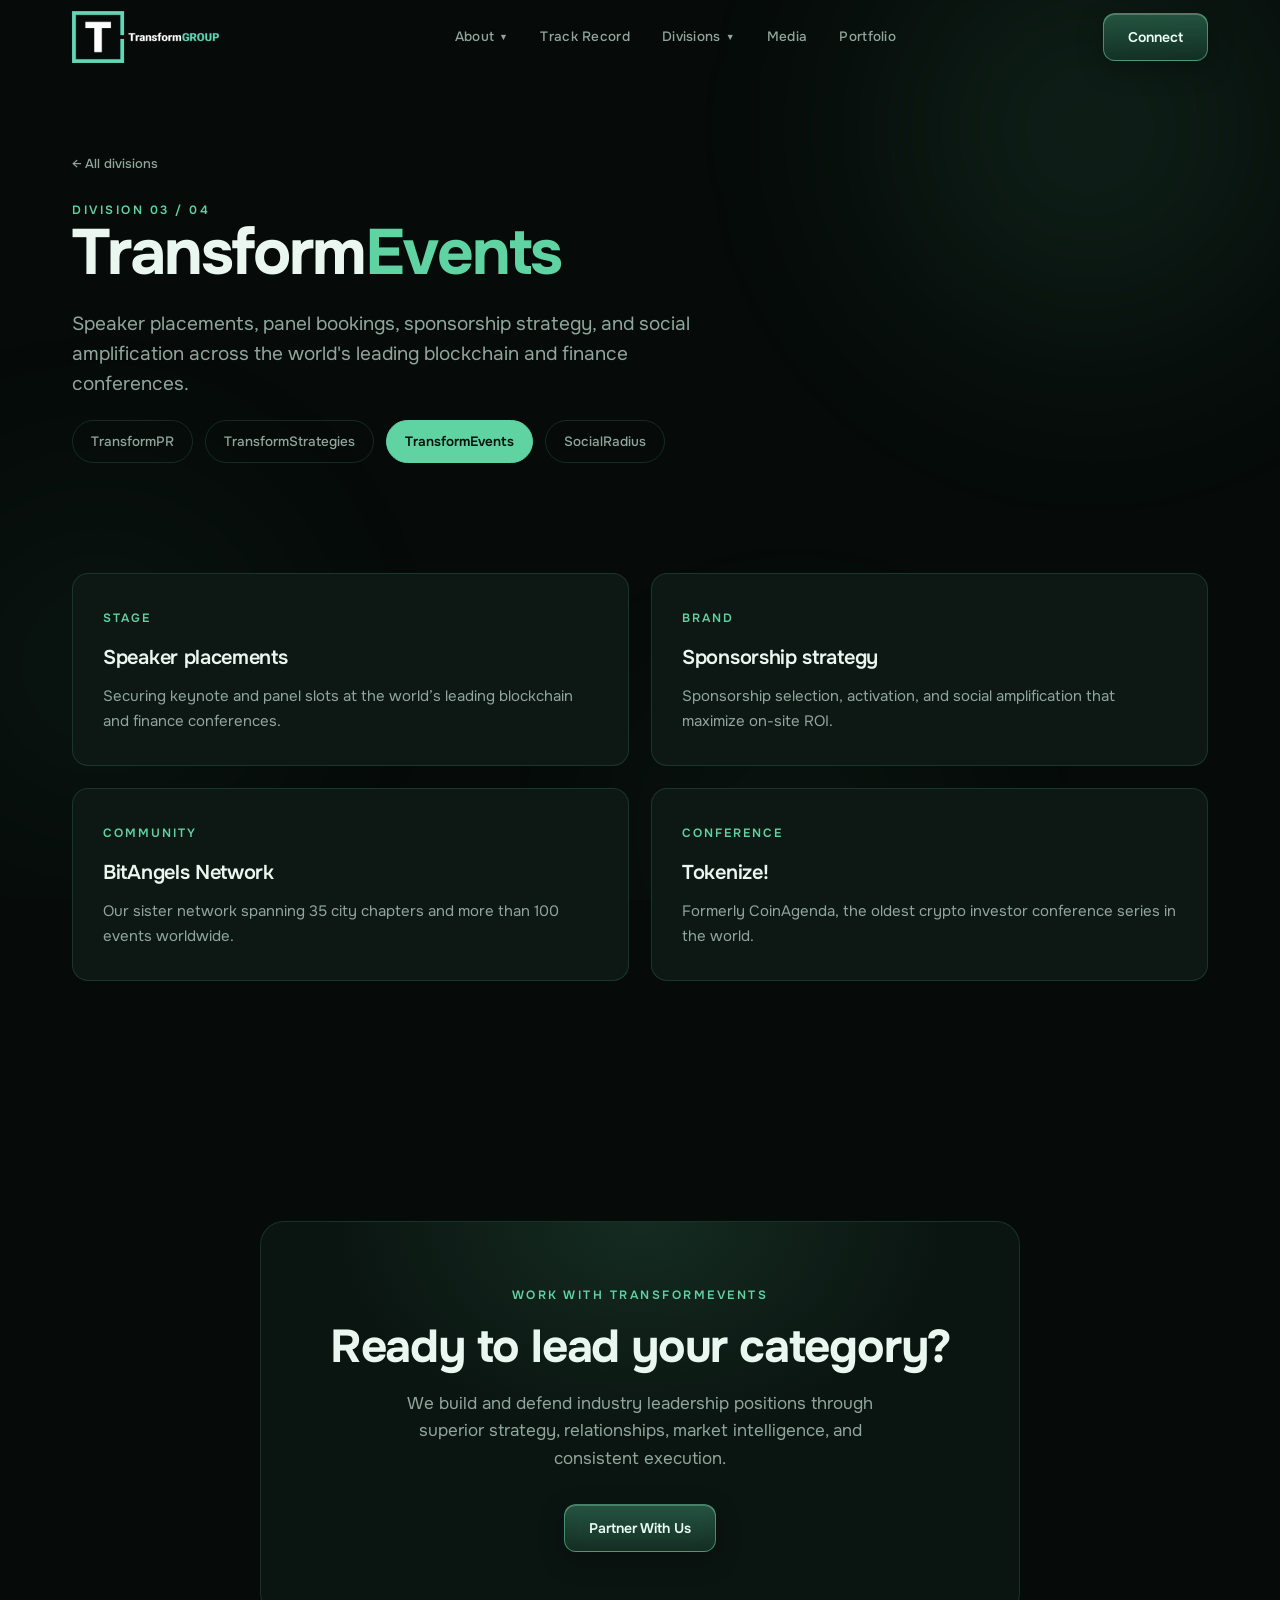
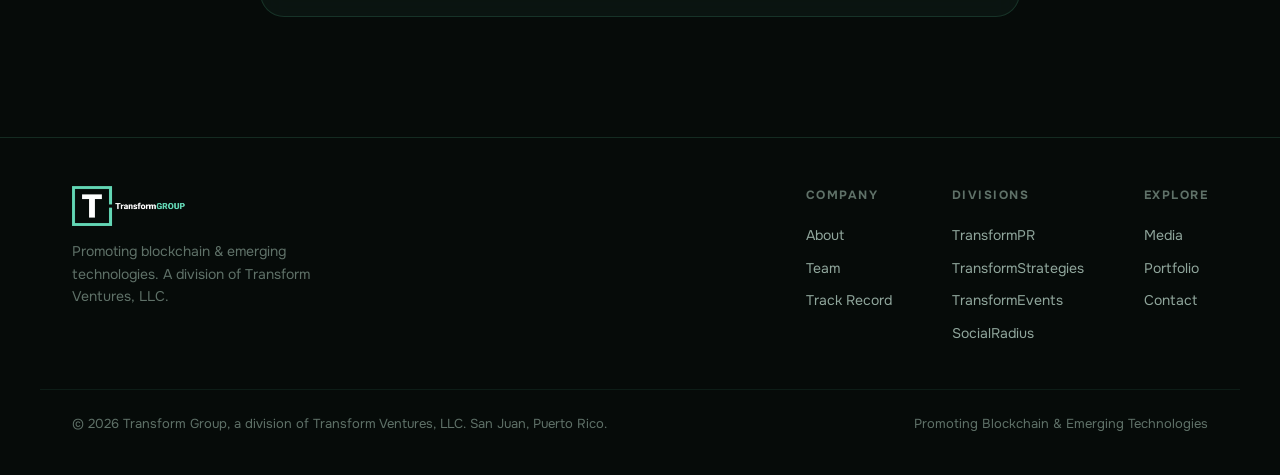
<file: division-events.html>
<!DOCTYPE html>
<html lang="en">

<head>
  <meta charset="UTF-8">
  <meta name="viewport" content="width=device-width, initial-scale=1.0">
  <title>TransformEvents, Conference Speaking & Sponsorship | Transform Group</title>
  <meta name="description" content="TransformEvents secures speaker placements, panel bookings, and sponsorship strategy across the world's leading blockchain and finance conferences.">
  <meta name="robots" content="index, follow, max-image-preview:large">
  <meta name="theme-color" content="#060b09">
  <link rel="canonical" href="https://www.transformgroup.com/division-events">
  <meta property="og:type" content="website">
  <meta property="og:site_name" content="Transform Group">
  <meta property="og:title" content="TransformEvents, Conference Speaking & Sponsorship | Transform Group">
  <meta property="og:description" content="TransformEvents secures speaker placements, panel bookings, and sponsorship strategy across the world's leading blockchain and finance conferences.">
  <meta property="og:url" content="https://www.transformgroup.com/division-events">
  <meta name="twitter:card" content="summary_large_image">
  <meta property="og:image" content="https://www.transformgroup.com/og-events.png">
  <meta property="og:image:width" content="1200">
  <meta property="og:image:height" content="630">
  <meta property="og:image:alt" content="TransformEvents: conferences, speaking and sponsorship">
  <meta name="twitter:image" content="https://www.transformgroup.com/og-events.png">
  <link rel="icon" type="image/svg+xml" href="data:image/svg+xml,%3Csvg xmlns='http://www.w3.org/2000/svg' viewBox='0 0 32 32'%3E%3Crect x='4' y='4' width='24' height='24' rx='5' fill='none' stroke='%235fd3a2' stroke-width='3'/%3E%3Cpath d='M11 12h10M16 12v9' stroke='%23ffffff' stroke-width='3' stroke-linecap='round'/%3E%3C/svg%3E">
  <link rel="preconnect" href="https://fonts.googleapis.com">
  <link rel="preconnect" href="https://fonts.gstatic.com" crossorigin>
  <link href="https://fonts.googleapis.com/css2?family=Onest:wght@300;400;500;600;700;800&display=swap" rel="stylesheet">
  <link rel="stylesheet" href="site.css?v=9">
  <!-- Structured data: BreadcrumbList -->
  <script type="application/ld+json">
  {"@context":"https://schema.org","@type":"BreadcrumbList","itemListElement":[{"@type":"ListItem","position":1,"name":"Home","item":"https://www.transformgroup.com/"},{"@type":"ListItem","position":2,"name":"Divisions","item":"https://www.transformgroup.com/#divisions"},{"@type":"ListItem","position":3,"name":"TransformEvents","item":"https://www.transformgroup.com/division-events"}]}
  </script>
</head>

<body>
  <div class="ambient" aria-hidden="true">
    <div class="orb a"></div>
    <div class="orb b"></div>
    <div class="orb c"></div>
  </div>

  <header id="header">
    <div class="wrap nav">
      <a class="brand" href="/#top"><img src="img/logo.png" alt="Transform Group" class="brand-logo"></a>
      <nav class="nav-links" aria-label="Primary">
        <div class="has-sub">
          <a href="/#about" aria-haspopup="true">About <span class="caret">&#9660;</span></a>
          <div class="submenu">
            <a href="/#about"><b>Transform Group</b><span>The company &amp; what we stand for</span></a>
            <a href="team"><b>Team</b><span>Meet the senior leadership</span></a>
          </div>
        </div>
        <a href="/#track">Track Record</a>
        <div class="has-sub">
          <a href="/#divisions" aria-haspopup="true">Divisions <span class="caret">&#9660;</span></a>
          <div class="submenu">
            <a href="division-pr"><b>Transform<em>PR</em></b><span>TransformPR is Transform Group's full-servic&hellip;</span></a>
            <a href="division-strategies"><b>Transform<em>Strategies</em></b><span>TransformStrategies delivers business develo&hellip;</span></a>
            <a href="division-events"><b>Transform<em>Events</em></b><span>TransformEvents secures speaker placements, &hellip;</span></a>
            <a href="socialradius"><b>Social<em>Radius</em></b><span>Award-winning social media agency</span></a>
          </div>
        </div>
        <a href="/#media">Media</a>
        <a href="/#portfolio">Portfolio</a>
      </nav>
      <a class="btn" href="/#contact">Connect <span class="arrow">&rarr;</span></a>
      <button class="menu-toggle" id="menuToggle" aria-label="Menu"><span></span><span></span><span></span></button>
    </div>
  </header>

  <main id="content">
    <section class="subhero">
      <div class="wrap">
        <a class="crumb" href="/#divisions">&larr; All divisions</a>
        <div class="tag-eyebrow">Division 03 / 04</div>
        <h1>Transform<em>Events</em></h1>
        <p class="lead">Speaker placements, panel bookings, sponsorship strategy, and social amplification across the world's leading blockchain and finance conferences.</p>
        <div class="sub-nav-strip">
          <a href="division-pr">TransformPR</a>
          <a href="division-strategies">TransformStrategies</a>
          <a href="division-events" class="current">TransformEvents</a>
          <a href="socialradius">SocialRadius</a>
        </div>
      </div>
    </section>
    <section style="padding-top: 20px;">
      <div class="wrap">
        <div class="feature-grid">
          <div class="feature">
            <span class="k">Stage</span>
            <h3>Speaker placements</h3>
            <p>Securing keynote and panel slots at the world&rsquo;s leading blockchain and finance conferences.</p>
          </div>
          <div class="feature">
            <span class="k">Brand</span>
            <h3>Sponsorship strategy</h3>
            <p>Sponsorship selection, activation, and social amplification that maximize on-site ROI.</p>
          </div>
          <div class="feature">
            <span class="k">Community</span>
            <h3>BitAngels Network</h3>
            <p>Our sister network spanning 35 city chapters and more than 100 events worldwide.</p>
          </div>
          <div class="feature">
            <span class="k">Conference</span>
            <h3>Tokenize!</h3>
            <p>Formerly CoinAgenda, the oldest crypto investor conference series in the world.</p>
          </div>
        </div>
      </div>
    </section>
    <section class="contact">
      <div class="wrap">
        <div class="contact-card">
          <div class="tag-eyebrow">Work With TransformEvents</div>
          <h2>Ready to lead your category?</h2>
          <p>We build and defend industry leadership positions through superior strategy, relationships, market intelligence, and consistent execution.</p>
          <a class="btn" href="mailto:info@transformgroup.com">Partner With Us <span class="arrow">&rarr;</span></a>
        </div>
      </div>
    </section>
  </main>

  <footer>
    <div class="wrap foot">
      <div>
        <a class="brand" href="/#top"><img src="img/logo.png" alt="Transform Group" class="brand-logo"></a>
        <p style="color:var(--text-faint); font-size:14px; max-width:280px;">Promoting blockchain &amp; emerging technologies. A division of Transform Ventures, LLC.</p>
      </div>
      <div class="foot-cols">
        <div class="foot-col"><h4>Company</h4><a href="/#about">About</a><a href="team">Team</a><a href="/#track">Track Record</a></div>
        <div class="foot-col"><h4>Divisions</h4><a href="division-pr">TransformPR</a><a href="division-strategies">TransformStrategies</a><a href="division-events">TransformEvents</a><a href="socialradius">SocialRadius</a></div>
        <div class="foot-col"><h4>Explore</h4><a href="/#media">Media</a><a href="/#portfolio">Portfolio</a><a href="/#contact">Contact</a></div>
      </div>
    </div>
    <div class="wrap foot-bottom">
      <span>&copy; 2026 Transform Group, a division of Transform Ventures, LLC. San Juan, Puerto Rico.</span>
      <span>Promoting Blockchain &amp; Emerging Technologies</span>
    </div>
  </footer>

  <button class="to-top" id="toTop" aria-label="Back to top">
    <svg viewBox="0 0 24 24" aria-hidden="true"><path d="M12 19V5M5 12l7-7 7 7" stroke-linecap="round" stroke-linejoin="round"/></svg>
  </button>
  <script>
    const header = document.getElementById('header');
    const toTop = document.getElementById('toTop');
    addEventListener('scroll', () => {
      header.classList.toggle('scrolled', scrollY > 20);
      if (toTop) toTop.classList.toggle('show', scrollY > 700);
    }, { passive: true });
    const mt = document.getElementById('menuToggle');
    const navMq = window.matchMedia('(max-width: 860px)');
    mt.addEventListener('click', () => {
      const o = header.classList.toggle('open'); mt.setAttribute('aria-expanded', o);
      if (!o) document.querySelectorAll('.has-sub.sub-open').forEach(s => s.classList.remove('sub-open'));
    });
    document.querySelectorAll('.has-sub > a[aria-haspopup]').forEach(trigger => {
      trigger.addEventListener('click', e => {
        if (navMq.matches) { e.preventDefault(); trigger.closest('.has-sub').classList.toggle('sub-open'); }
      });
    });
    document.querySelectorAll('.nav-links a:not([aria-haspopup]), .nav .btn').forEach(a => a.addEventListener('click', () => {
      header.classList.remove('open');
      document.querySelectorAll('.has-sub.sub-open').forEach(s => s.classList.remove('sub-open'));
    }));
    if (toTop) toTop.addEventListener('click', () => scrollTo({ top: 0, behavior: 'smooth' }));
    document.querySelectorAll('.has-sub').forEach(sub => {
      const t = sub.querySelector('a[aria-haspopup]'); if (!t) return; t.setAttribute('aria-expanded', 'false');
      sub.addEventListener('mouseenter', () => t.setAttribute('aria-expanded', 'true'));
      sub.addEventListener('mouseleave', () => t.setAttribute('aria-expanded', 'false'));
      sub.addEventListener('focusin', () => t.setAttribute('aria-expanded', 'true'));
      sub.addEventListener('focusout', () => t.setAttribute('aria-expanded', 'false'));
    });
  </script>
</body>

</html>
</file>
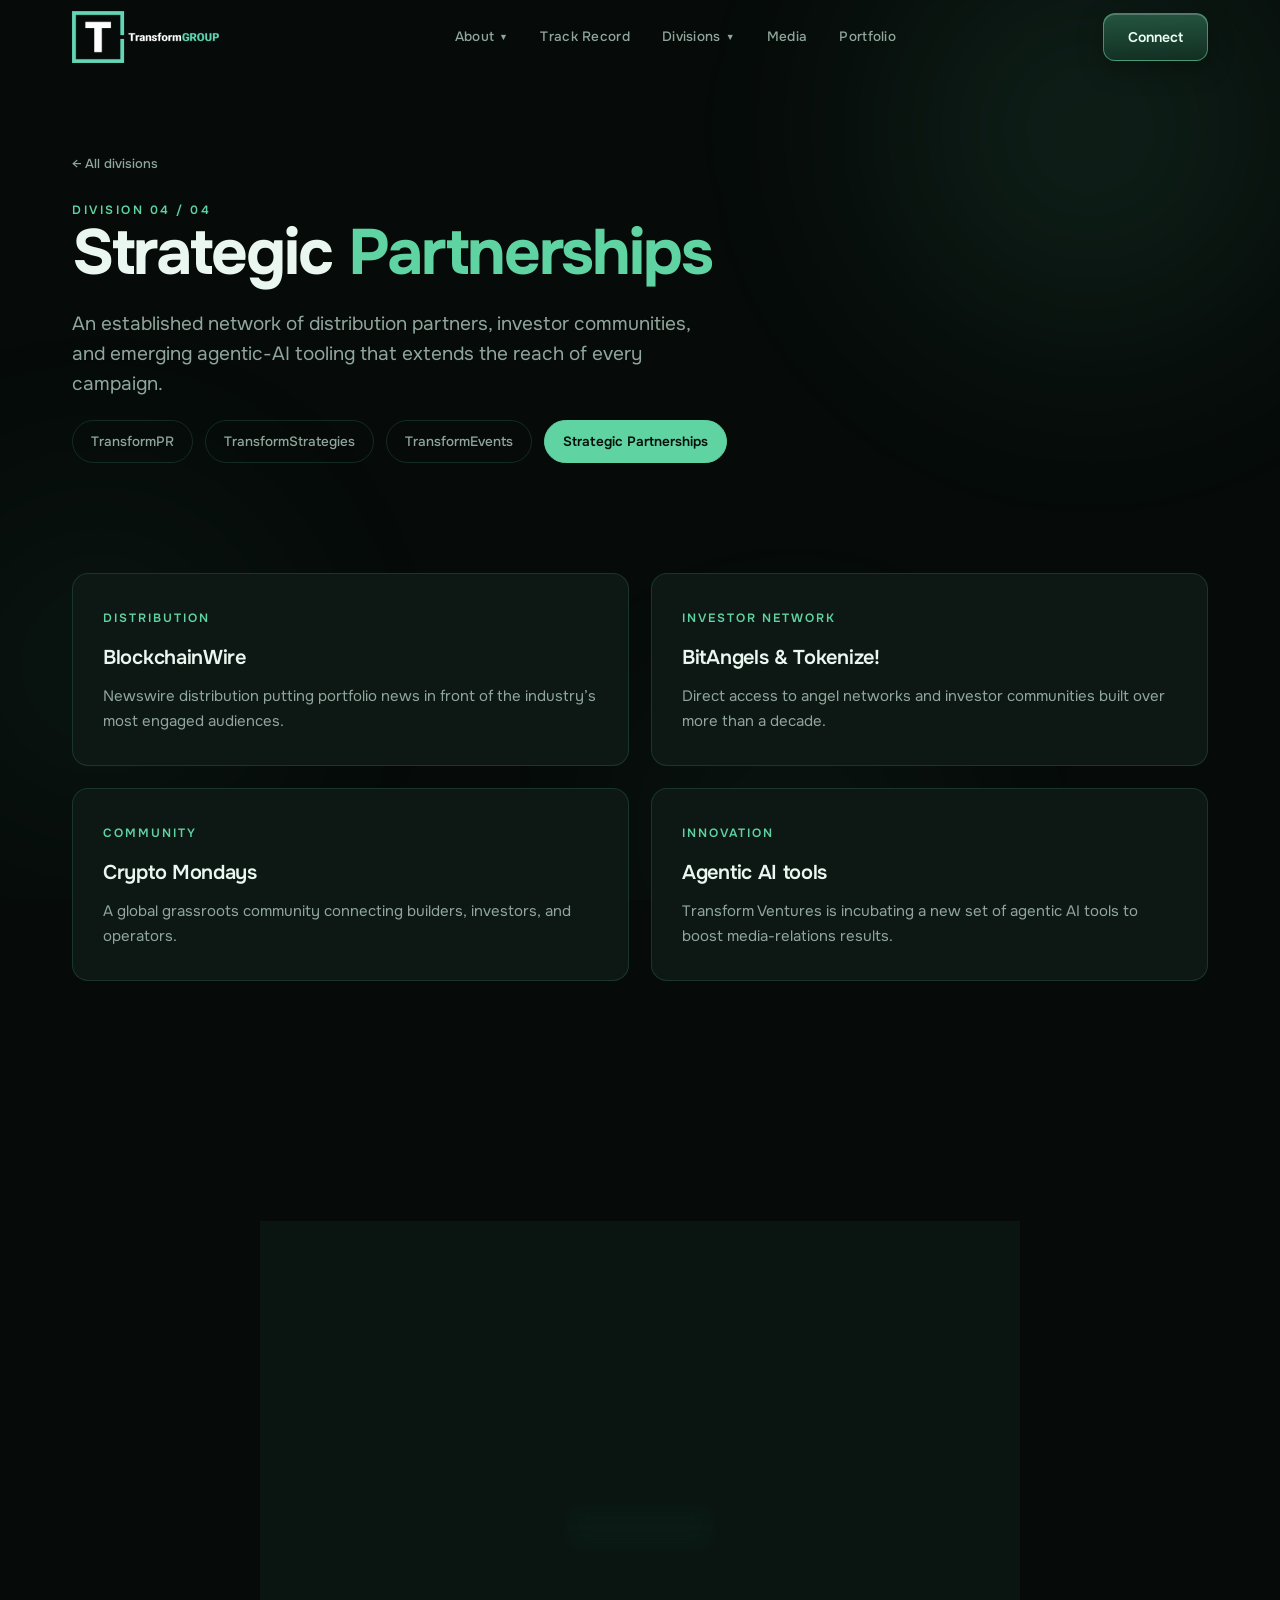
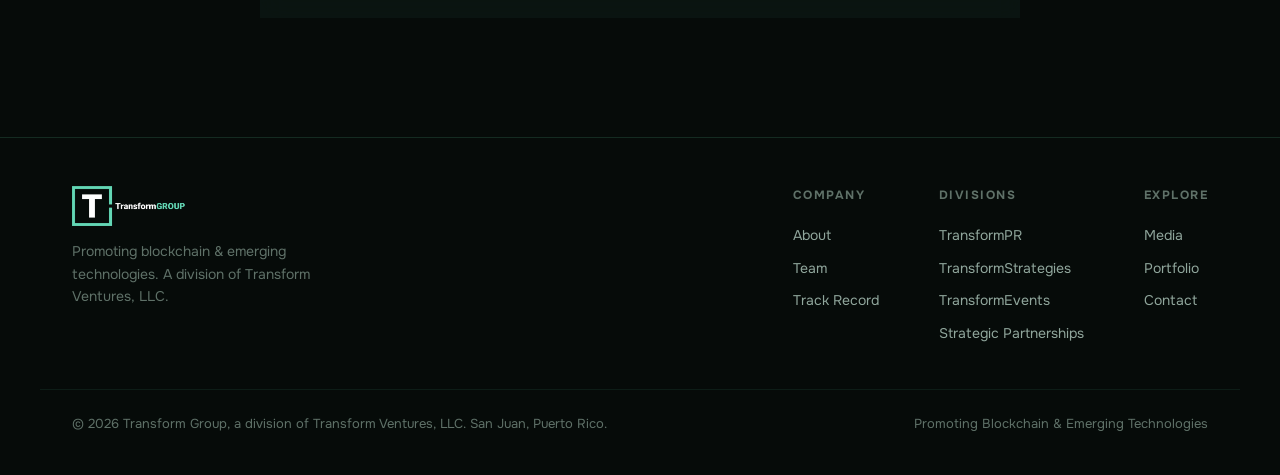
<file: division-partnerships.html>
<!DOCTYPE html>
<html lang="en">

<head>
  <meta charset="UTF-8">
  <meta name="viewport" content="width=device-width, initial-scale=1.0">
  <title>Strategic Partnerships, Distribution & Investor Networks | Transform Group</title>
  <meta name="description" content="Transform Group's strategic partnerships span BlockchainWire, BitAngels, Tokenize!, Crypto Mondays, and emerging agentic-AI media tools.">
  <meta name="robots" content="index, follow, max-image-preview:large">
  <meta name="theme-color" content="#060b09">
  <link rel="canonical" href="https://hannah435.github.io/transform-group-website/division-partnerships.html">
  <meta property="og:type" content="website">
  <meta property="og:site_name" content="Transform Group">
  <meta property="og:title" content="Strategic Partnerships, Distribution & Investor Networks | Transform Group">
  <meta property="og:description" content="Transform Group's strategic partnerships span BlockchainWire, BitAngels, Tokenize!, Crypto Mondays, and emerging agentic-AI media tools.">
  <meta property="og:url" content="https://hannah435.github.io/transform-group-website/division-partnerships.html">
  <meta name="twitter:card" content="summary_large_image">
  <link rel="icon" type="image/svg+xml" href="data:image/svg+xml,%3Csvg xmlns='http://www.w3.org/2000/svg' viewBox='0 0 32 32'%3E%3Crect x='4' y='4' width='24' height='24' rx='5' fill='none' stroke='%235fd3a2' stroke-width='3'/%3E%3Cpath d='M11 12h10M16 12v9' stroke='%23ffffff' stroke-width='3' stroke-linecap='round'/%3E%3C/svg%3E">
  <link rel="preconnect" href="https://fonts.googleapis.com">
  <link rel="preconnect" href="https://fonts.gstatic.com" crossorigin>
  <link href="https://fonts.googleapis.com/css2?family=Onest:wght@300;400;500;600;700;800&display=swap" rel="stylesheet">
  <link rel="stylesheet" href="site.css?v=2">
  <!-- Structured data: BreadcrumbList -->
  <script type="application/ld+json">
  {"@context":"https://schema.org","@type":"BreadcrumbList","itemListElement":[{"@type":"ListItem","position":1,"name":"Home","item":"https://hannah435.github.io/transform-group-website/"},{"@type":"ListItem","position":2,"name":"Divisions","item":"https://hannah435.github.io/transform-group-website/#divisions"},{"@type":"ListItem","position":3,"name":"Strategic Partnerships","item":"https://hannah435.github.io/transform-group-website/division-partnerships.html"}]}
  </script>
</head>

<body>
  <div class="ambient" aria-hidden="true">
    <div class="orb a"></div>
    <div class="orb b"></div>
    <div class="orb c"></div>
  </div>

  <header id="header">
    <div class="wrap nav">
      <a class="brand" href="index.html#top"><img src="img/logo.png" alt="Transform Group" class="brand-logo"></a>
      <nav class="nav-links" aria-label="Primary">
        <div class="has-sub">
          <a href="index.html#about" aria-haspopup="true">About <span class="caret">&#9660;</span></a>
          <div class="submenu">
            <a href="index.html#about"><b>Transform Group</b><span>The company &amp; what we stand for</span></a>
            <a href="team.html"><b>Team</b><span>Meet the senior leadership</span></a>
          </div>
        </div>
        <a href="index.html#track">Track Record</a>
        <div class="has-sub">
          <a href="index.html#divisions" aria-haspopup="true">Divisions <span class="caret">&#9660;</span></a>
          <div class="submenu">
            <a href="division-pr.html"><b>Transform<em>PR</em></b><span>TransformPR is Transform Group's full-servic&hellip;</span></a>
            <a href="division-strategies.html"><b>Transform<em>Strategies</em></b><span>TransformStrategies delivers business develo&hellip;</span></a>
            <a href="division-events.html"><b>Transform<em>Events</em></b><span>TransformEvents secures speaker placements, &hellip;</span></a>
            <a href="division-partnerships.html"><b>Strategic <em>Partnerships</em></b><span>Transform Group's strategic partnerships spa&hellip;</span></a>
          </div>
        </div>
        <a href="index.html#media">Media</a>
        <a href="index.html#portfolio">Portfolio</a>
      </nav>
      <a class="btn" href="index.html#contact">Connect <span class="arrow">&rarr;</span></a>
      <button class="menu-toggle" id="menuToggle" aria-label="Menu"><span></span><span></span><span></span></button>
    </div>
  </header>

  <main id="content">
    <section class="subhero">
      <div class="wrap">
        <a class="crumb" href="index.html#divisions">&larr; All divisions</a>
        <div class="tag-eyebrow">Division 04 / 04</div>
        <h1>Strategic <em>Partnerships</em></h1>
        <p class="lead">An established network of distribution partners, investor communities, and emerging agentic-AI tooling that extends the reach of every campaign.</p>
        <div class="sub-nav-strip">
          <a href="division-pr.html">TransformPR</a>
          <a href="division-strategies.html">TransformStrategies</a>
          <a href="division-events.html">TransformEvents</a>
          <a href="division-partnerships.html" class="current">Strategic Partnerships</a>
        </div>
      </div>
    </section>
    <section style="padding-top: 20px;">
      <div class="wrap">
        <div class="feature-grid">
          <div class="feature">
            <span class="k">Distribution</span>
            <h3>BlockchainWire</h3>
            <p>Newswire distribution putting portfolio news in front of the industry&rsquo;s most engaged audiences.</p>
          </div>
          <div class="feature">
            <span class="k">Investor Network</span>
            <h3>BitAngels &amp; Tokenize!</h3>
            <p>Direct access to angel networks and investor communities built over more than a decade.</p>
          </div>
          <div class="feature">
            <span class="k">Community</span>
            <h3>Crypto Mondays</h3>
            <p>A global grassroots community connecting builders, investors, and operators.</p>
          </div>
          <div class="feature">
            <span class="k">Innovation</span>
            <h3>Agentic AI tools</h3>
            <p>Transform Ventures is incubating a new set of agentic AI tools to boost media-relations results.</p>
          </div>
        </div>
      </div>
    </section>
    <section class="contact">
      <div class="wrap">
        <div class="contact-card">
          <div class="tag-eyebrow">Work With Strategic Partnerships</div>
          <h2>Ready to lead your category?</h2>
          <p>We build and defend industry leadership positions through superior strategy, relationships, market intelligence, and consistent execution.</p>
          <a class="btn" href="mailto:info@transformgroup.com">Partner With Us <span class="arrow">&rarr;</span></a>
        </div>
      </div>
    </section>
  </main>

  <footer>
    <div class="wrap foot">
      <div>
        <a class="brand" href="index.html#top"><img src="img/logo.png" alt="Transform Group" class="brand-logo"></a>
        <p style="color:var(--text-faint); font-size:14px; max-width:280px;">Promoting blockchain &amp; emerging technologies. A division of Transform Ventures, LLC.</p>
      </div>
      <div class="foot-cols">
        <div class="foot-col"><h4>Company</h4><a href="index.html#about">About</a><a href="team.html">Team</a><a href="index.html#track">Track Record</a></div>
        <div class="foot-col"><h4>Divisions</h4><a href="division-pr.html">TransformPR</a><a href="division-strategies.html">TransformStrategies</a><a href="division-events.html">TransformEvents</a><a href="division-partnerships.html">Strategic Partnerships</a></div>
        <div class="foot-col"><h4>Explore</h4><a href="index.html#media">Media</a><a href="index.html#portfolio">Portfolio</a><a href="index.html#contact">Contact</a></div>
      </div>
    </div>
    <div class="wrap foot-bottom">
      <span>&copy; 2026 Transform Group, a division of Transform Ventures, LLC. San Juan, Puerto Rico.</span>
      <span>Promoting Blockchain &amp; Emerging Technologies</span>
    </div>
  </footer>

  <button class="to-top" id="toTop" aria-label="Back to top">
    <svg viewBox="0 0 24 24" aria-hidden="true"><path d="M12 19V5M5 12l7-7 7 7" stroke-linecap="round" stroke-linejoin="round"/></svg>
  </button>
  <script>
    const header = document.getElementById('header');
    const toTop = document.getElementById('toTop');
    addEventListener('scroll', () => {
      header.classList.toggle('scrolled', scrollY > 20);
      if (toTop) toTop.classList.toggle('show', scrollY > 700);
    }, { passive: true });
    const mt = document.getElementById('menuToggle');
    const navMq = window.matchMedia('(max-width: 860px)');
    mt.addEventListener('click', () => {
      const o = header.classList.toggle('open'); mt.setAttribute('aria-expanded', o);
      if (!o) document.querySelectorAll('.has-sub.sub-open').forEach(s => s.classList.remove('sub-open'));
    });
    document.querySelectorAll('.has-sub > a[aria-haspopup]').forEach(trigger => {
      trigger.addEventListener('click', e => {
        if (navMq.matches) { e.preventDefault(); trigger.closest('.has-sub').classList.toggle('sub-open'); }
      });
    });
    document.querySelectorAll('.nav-links a:not([aria-haspopup]), .nav .btn').forEach(a => a.addEventListener('click', () => {
      header.classList.remove('open');
      document.querySelectorAll('.has-sub.sub-open').forEach(s => s.classList.remove('sub-open'));
    }));
    if (toTop) toTop.addEventListener('click', () => scrollTo({ top: 0, behavior: 'smooth' }));
    document.querySelectorAll('.has-sub').forEach(sub => {
      const t = sub.querySelector('a[aria-haspopup]'); if (!t) return; t.setAttribute('aria-expanded', 'false');
      sub.addEventListener('mouseenter', () => t.setAttribute('aria-expanded', 'true'));
      sub.addEventListener('mouseleave', () => t.setAttribute('aria-expanded', 'false'));
      sub.addEventListener('focusin', () => t.setAttribute('aria-expanded', 'true'));
      sub.addEventListener('focusout', () => t.setAttribute('aria-expanded', 'false'));
    });
  </script>
</body>

</html>
</file>
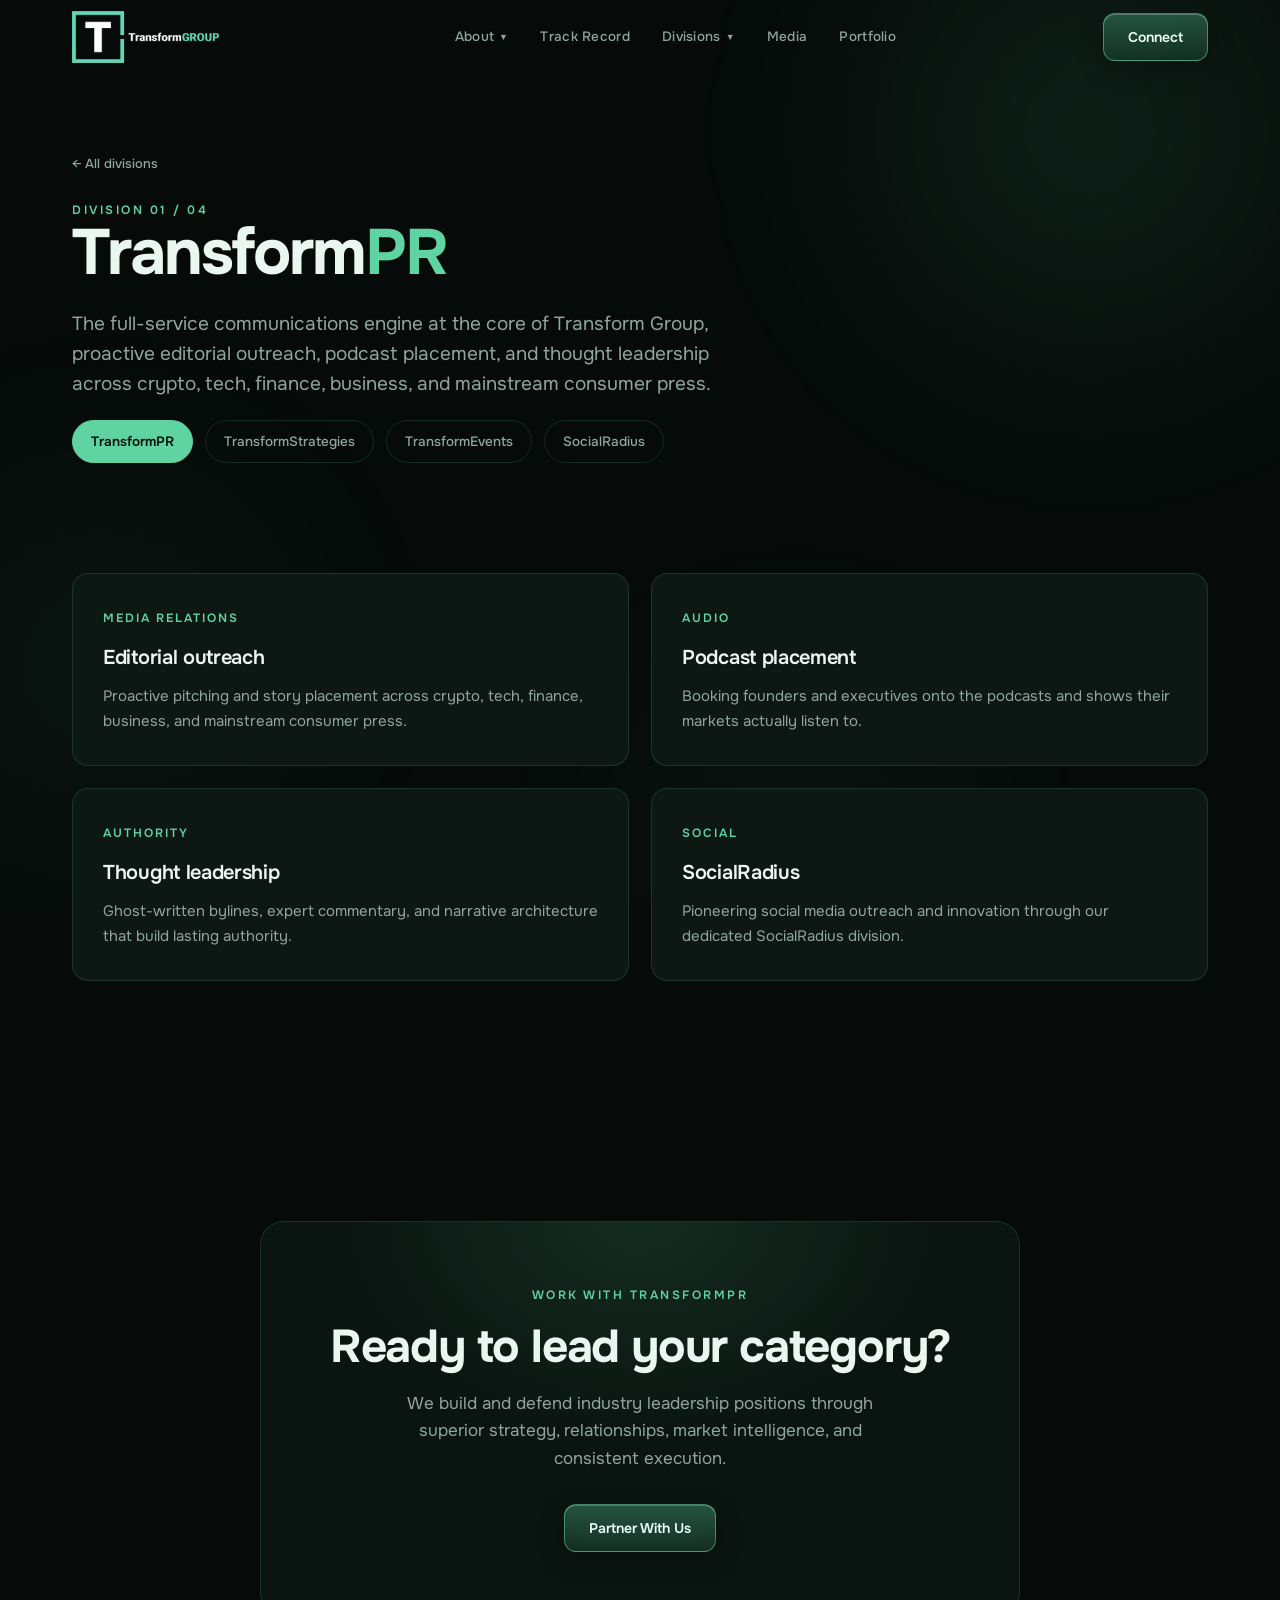
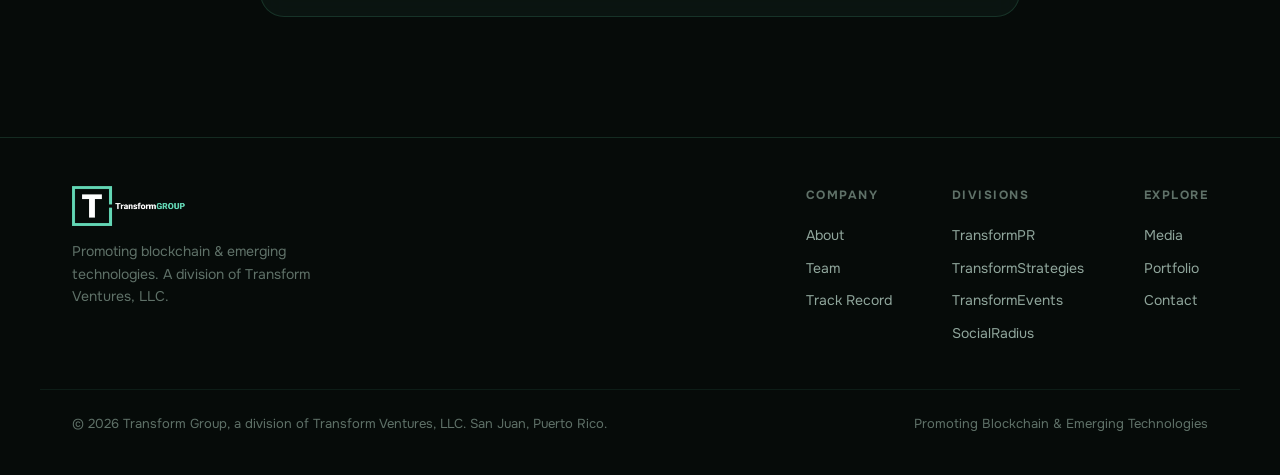
<file: division-pr.html>
<!DOCTYPE html>
<html lang="en">

<head>
  <meta charset="UTF-8">
  <meta name="viewport" content="width=device-width, initial-scale=1.0">
  <title>TransformPR, Blockchain PR & Media Relations | Transform Group</title>
  <meta name="description" content="TransformPR is Transform Group's full-service PR division: editorial outreach, podcast placement, and thought leadership across crypto, tech, finance, and mainstream press.">
  <meta name="robots" content="index, follow, max-image-preview:large">
  <meta name="theme-color" content="#060b09">
  <link rel="canonical" href="https://www.transformgroup.com/division-pr">
  <meta property="og:type" content="website">
  <meta property="og:site_name" content="Transform Group">
  <meta property="og:title" content="TransformPR, Blockchain PR & Media Relations | Transform Group">
  <meta property="og:description" content="TransformPR is Transform Group's full-service PR division: editorial outreach, podcast placement, and thought leadership across crypto, tech, finance, and mainstream press.">
  <meta property="og:url" content="https://www.transformgroup.com/division-pr">
  <meta name="twitter:card" content="summary_large_image">
  <meta property="og:image" content="https://www.transformgroup.com/og-pr.png">
  <meta property="og:image:width" content="1200">
  <meta property="og:image:height" content="630">
  <meta property="og:image:alt" content="TransformPR: media relations, podcasts and thought leadership">
  <meta name="twitter:image" content="https://www.transformgroup.com/og-pr.png">
  <link rel="icon" type="image/svg+xml" href="data:image/svg+xml,%3Csvg xmlns='http://www.w3.org/2000/svg' viewBox='0 0 32 32'%3E%3Crect x='4' y='4' width='24' height='24' rx='5' fill='none' stroke='%235fd3a2' stroke-width='3'/%3E%3Cpath d='M11 12h10M16 12v9' stroke='%23ffffff' stroke-width='3' stroke-linecap='round'/%3E%3C/svg%3E">
  <link rel="preconnect" href="https://fonts.googleapis.com">
  <link rel="preconnect" href="https://fonts.gstatic.com" crossorigin>
  <link href="https://fonts.googleapis.com/css2?family=Onest:wght@300;400;500;600;700;800&display=swap" rel="stylesheet">
  <link rel="stylesheet" href="site.css?v=9">
  <!-- Structured data: BreadcrumbList -->
  <script type="application/ld+json">
  {"@context":"https://schema.org","@type":"BreadcrumbList","itemListElement":[{"@type":"ListItem","position":1,"name":"Home","item":"https://www.transformgroup.com/"},{"@type":"ListItem","position":2,"name":"Divisions","item":"https://www.transformgroup.com/#divisions"},{"@type":"ListItem","position":3,"name":"TransformPR","item":"https://www.transformgroup.com/division-pr"}]}
  </script>
</head>

<body>
  <div class="ambient" aria-hidden="true">
    <div class="orb a"></div>
    <div class="orb b"></div>
    <div class="orb c"></div>
  </div>

  <header id="header">
    <div class="wrap nav">
      <a class="brand" href="/#top"><img src="img/logo.png" alt="Transform Group" class="brand-logo"></a>
      <nav class="nav-links" aria-label="Primary">
        <div class="has-sub">
          <a href="/#about" aria-haspopup="true">About <span class="caret">&#9660;</span></a>
          <div class="submenu">
            <a href="/#about"><b>Transform Group</b><span>The company &amp; what we stand for</span></a>
            <a href="team"><b>Team</b><span>Meet the senior leadership</span></a>
          </div>
        </div>
        <a href="/#track">Track Record</a>
        <div class="has-sub">
          <a href="/#divisions" aria-haspopup="true">Divisions <span class="caret">&#9660;</span></a>
          <div class="submenu">
            <a href="division-pr"><b>Transform<em>PR</em></b><span>TransformPR is Transform Group's full-servic&hellip;</span></a>
            <a href="division-strategies"><b>Transform<em>Strategies</em></b><span>TransformStrategies delivers business develo&hellip;</span></a>
            <a href="division-events"><b>Transform<em>Events</em></b><span>TransformEvents secures speaker placements, &hellip;</span></a>
            <a href="socialradius"><b>Social<em>Radius</em></b><span>Award-winning social media agency</span></a>
          </div>
        </div>
        <a href="/#media">Media</a>
        <a href="/#portfolio">Portfolio</a>
      </nav>
      <a class="btn" href="/#contact">Connect <span class="arrow">&rarr;</span></a>
      <button class="menu-toggle" id="menuToggle" aria-label="Menu"><span></span><span></span><span></span></button>
    </div>
  </header>

  <main id="content">
    <section class="subhero">
      <div class="wrap">
        <a class="crumb" href="/#divisions">&larr; All divisions</a>
        <div class="tag-eyebrow">Division 01 / 04</div>
        <h1>Transform<em>PR</em></h1>
        <p class="lead">The full-service communications engine at the core of Transform Group, proactive editorial outreach, podcast placement, and thought leadership across crypto, tech, finance, business, and mainstream consumer press.</p>
        <div class="sub-nav-strip">
          <a href="division-pr" class="current">TransformPR</a>
          <a href="division-strategies">TransformStrategies</a>
          <a href="division-events">TransformEvents</a>
          <a href="socialradius">SocialRadius</a>
        </div>
      </div>
    </section>
    <section style="padding-top: 20px;">
      <div class="wrap">
        <div class="feature-grid">
          <div class="feature">
            <span class="k">Media Relations</span>
            <h3>Editorial outreach</h3>
            <p>Proactive pitching and story placement across crypto, tech, finance, business, and mainstream consumer press.</p>
          </div>
          <div class="feature">
            <span class="k">Audio</span>
            <h3>Podcast placement</h3>
            <p>Booking founders and executives onto the podcasts and shows their markets actually listen to.</p>
          </div>
          <div class="feature">
            <span class="k">Authority</span>
            <h3>Thought leadership</h3>
            <p>Ghost-written bylines, expert commentary, and narrative architecture that build lasting authority.</p>
          </div>
          <div class="feature">
            <span class="k">Social</span>
            <h3>SocialRadius</h3>
            <p>Pioneering social media outreach and innovation through our dedicated SocialRadius division.</p>
          </div>
        </div>
      </div>
    </section>
    <section class="contact">
      <div class="wrap">
        <div class="contact-card">
          <div class="tag-eyebrow">Work With TransformPR</div>
          <h2>Ready to lead your category?</h2>
          <p>We build and defend industry leadership positions through superior strategy, relationships, market intelligence, and consistent execution.</p>
          <a class="btn" href="mailto:info@transformgroup.com">Partner With Us <span class="arrow">&rarr;</span></a>
        </div>
      </div>
    </section>
  </main>

  <footer>
    <div class="wrap foot">
      <div>
        <a class="brand" href="/#top"><img src="img/logo.png" alt="Transform Group" class="brand-logo"></a>
        <p style="color:var(--text-faint); font-size:14px; max-width:280px;">Promoting blockchain &amp; emerging technologies. A division of Transform Ventures, LLC.</p>
      </div>
      <div class="foot-cols">
        <div class="foot-col"><h4>Company</h4><a href="/#about">About</a><a href="team">Team</a><a href="/#track">Track Record</a></div>
        <div class="foot-col"><h4>Divisions</h4><a href="division-pr">TransformPR</a><a href="division-strategies">TransformStrategies</a><a href="division-events">TransformEvents</a><a href="socialradius">SocialRadius</a></div>
        <div class="foot-col"><h4>Explore</h4><a href="/#media">Media</a><a href="/#portfolio">Portfolio</a><a href="/#contact">Contact</a></div>
      </div>
    </div>
    <div class="wrap foot-bottom">
      <span>&copy; 2026 Transform Group, a division of Transform Ventures, LLC. San Juan, Puerto Rico.</span>
      <span>Promoting Blockchain &amp; Emerging Technologies</span>
    </div>
  </footer>

  <button class="to-top" id="toTop" aria-label="Back to top">
    <svg viewBox="0 0 24 24" aria-hidden="true"><path d="M12 19V5M5 12l7-7 7 7" stroke-linecap="round" stroke-linejoin="round"/></svg>
  </button>
  <script>
    const header = document.getElementById('header');
    const toTop = document.getElementById('toTop');
    addEventListener('scroll', () => {
      header.classList.toggle('scrolled', scrollY > 20);
      if (toTop) toTop.classList.toggle('show', scrollY > 700);
    }, { passive: true });
    const mt = document.getElementById('menuToggle');
    const navMq = window.matchMedia('(max-width: 860px)');
    mt.addEventListener('click', () => {
      const o = header.classList.toggle('open'); mt.setAttribute('aria-expanded', o);
      if (!o) document.querySelectorAll('.has-sub.sub-open').forEach(s => s.classList.remove('sub-open'));
    });
    document.querySelectorAll('.has-sub > a[aria-haspopup]').forEach(trigger => {
      trigger.addEventListener('click', e => {
        if (navMq.matches) { e.preventDefault(); trigger.closest('.has-sub').classList.toggle('sub-open'); }
      });
    });
    document.querySelectorAll('.nav-links a:not([aria-haspopup]), .nav .btn').forEach(a => a.addEventListener('click', () => {
      header.classList.remove('open');
      document.querySelectorAll('.has-sub.sub-open').forEach(s => s.classList.remove('sub-open'));
    }));
    if (toTop) toTop.addEventListener('click', () => scrollTo({ top: 0, behavior: 'smooth' }));
    document.querySelectorAll('.has-sub').forEach(sub => {
      const t = sub.querySelector('a[aria-haspopup]'); if (!t) return; t.setAttribute('aria-expanded', 'false');
      sub.addEventListener('mouseenter', () => t.setAttribute('aria-expanded', 'true'));
      sub.addEventListener('mouseleave', () => t.setAttribute('aria-expanded', 'false'));
      sub.addEventListener('focusin', () => t.setAttribute('aria-expanded', 'true'));
      sub.addEventListener('focusout', () => t.setAttribute('aria-expanded', 'false'));
    });
  </script>
</body>

</html>
</file>
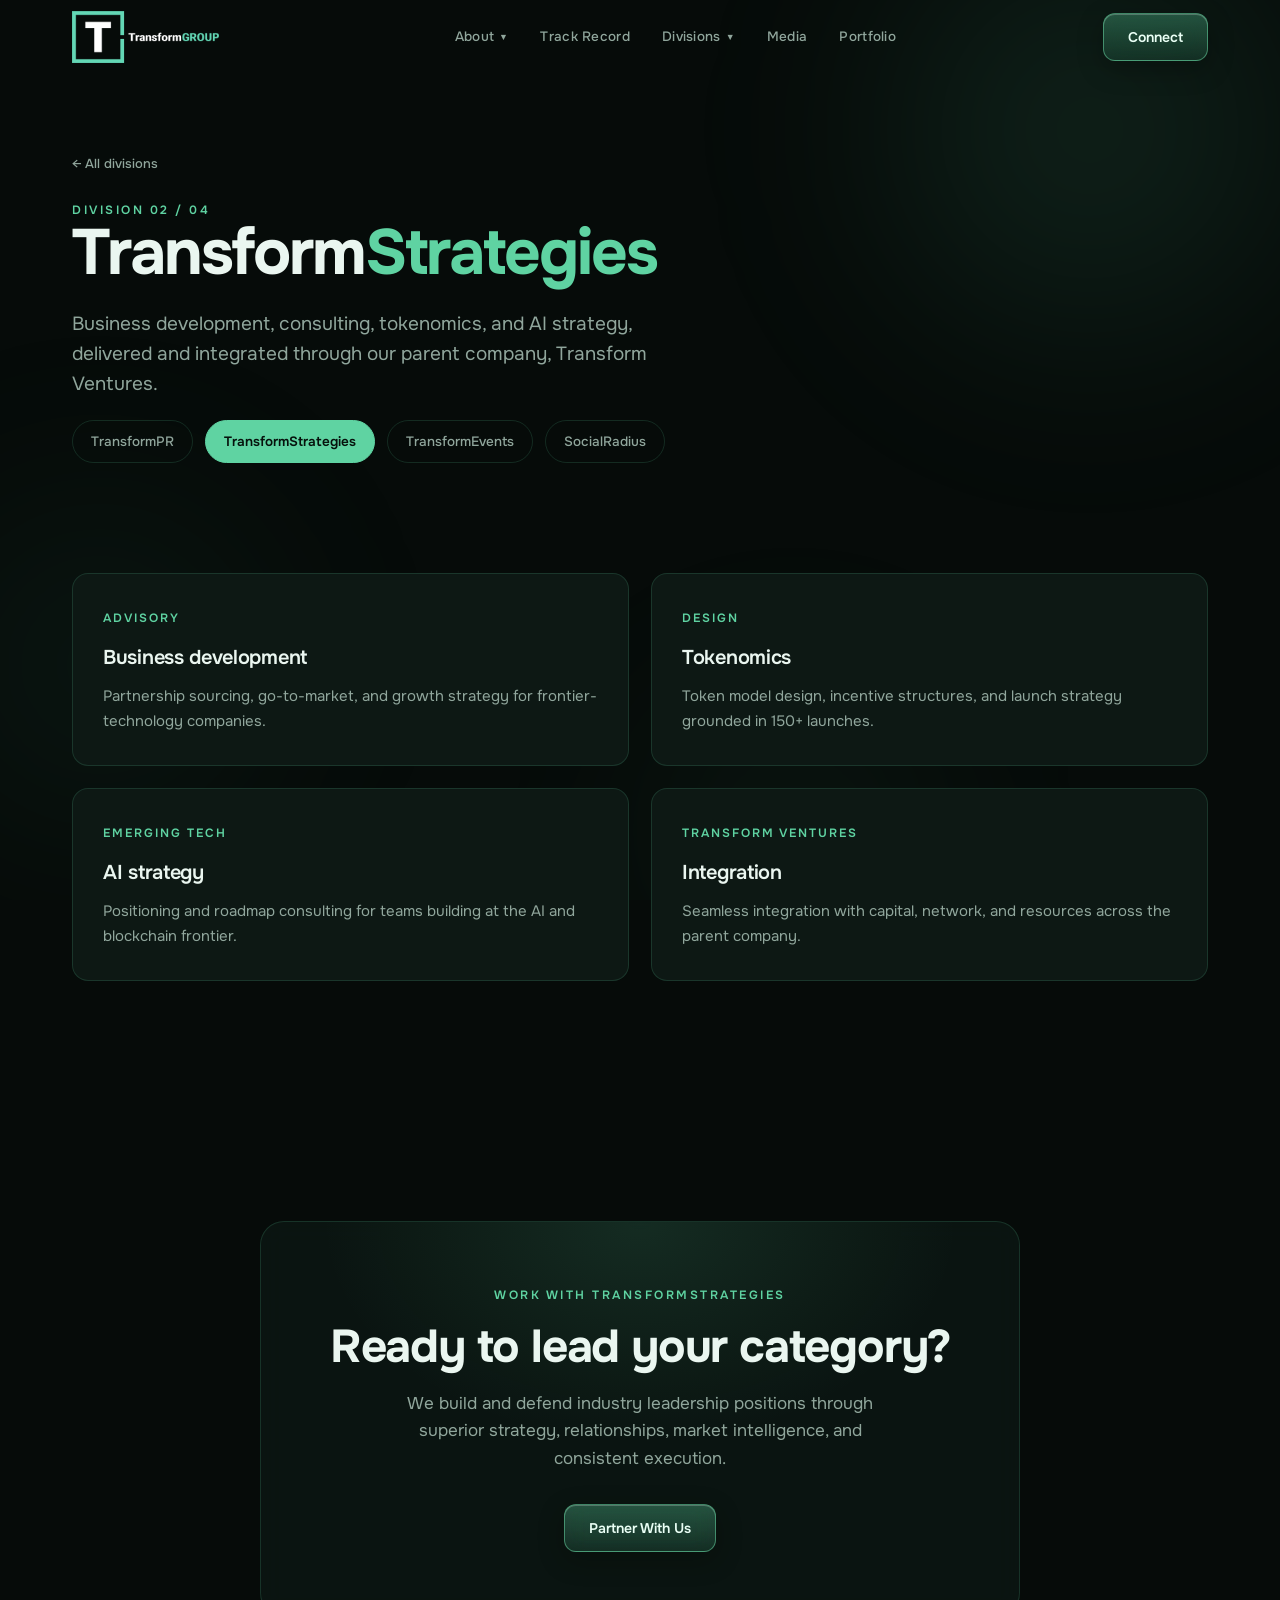
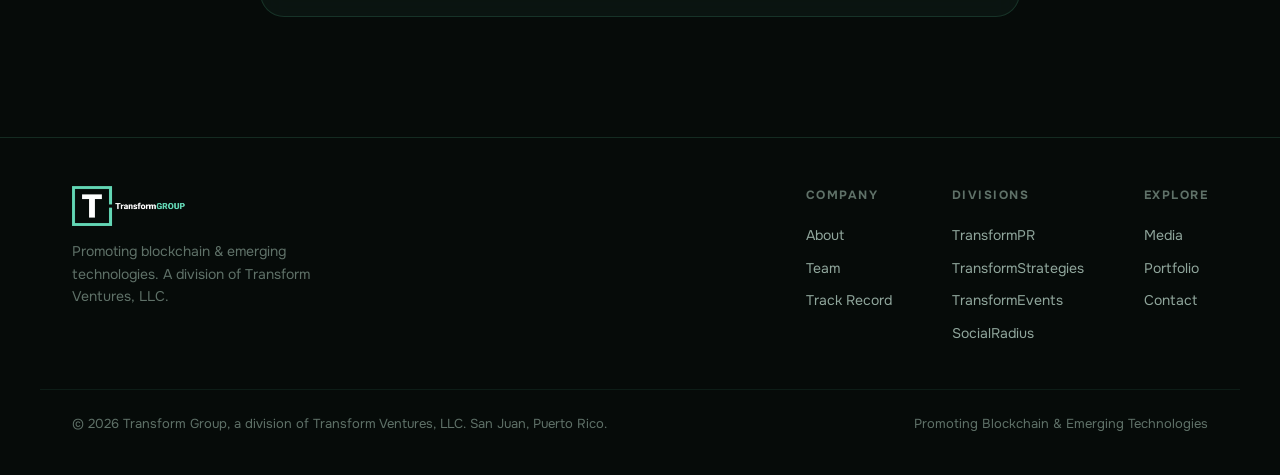
<file: division-strategies.html>
<!DOCTYPE html>
<html lang="en">

<head>
  <meta charset="UTF-8">
  <meta name="viewport" content="width=device-width, initial-scale=1.0">
  <title>TransformStrategies, Advisory, Tokenomics & AI Strategy | Transform Group</title>
  <meta name="description" content="TransformStrategies delivers business development, consulting, tokenomics, and AI strategy, integrated through parent company Transform Ventures.">
  <meta name="robots" content="index, follow, max-image-preview:large">
  <meta name="theme-color" content="#060b09">
  <link rel="canonical" href="https://www.transformgroup.com/division-strategies">
  <meta property="og:type" content="website">
  <meta property="og:site_name" content="Transform Group">
  <meta property="og:title" content="TransformStrategies, Advisory, Tokenomics & AI Strategy | Transform Group">
  <meta property="og:description" content="TransformStrategies delivers business development, consulting, tokenomics, and AI strategy, integrated through parent company Transform Ventures.">
  <meta property="og:url" content="https://www.transformgroup.com/division-strategies">
  <meta name="twitter:card" content="summary_large_image">
  <meta property="og:image" content="https://www.transformgroup.com/og-strategies.png">
  <meta property="og:image:width" content="1200">
  <meta property="og:image:height" content="630">
  <meta property="og:image:alt" content="TransformStrategies: advisory, tokenomics and AI strategy">
  <meta name="twitter:image" content="https://www.transformgroup.com/og-strategies.png">
  <link rel="icon" type="image/svg+xml" href="data:image/svg+xml,%3Csvg xmlns='http://www.w3.org/2000/svg' viewBox='0 0 32 32'%3E%3Crect x='4' y='4' width='24' height='24' rx='5' fill='none' stroke='%235fd3a2' stroke-width='3'/%3E%3Cpath d='M11 12h10M16 12v9' stroke='%23ffffff' stroke-width='3' stroke-linecap='round'/%3E%3C/svg%3E">
  <link rel="preconnect" href="https://fonts.googleapis.com">
  <link rel="preconnect" href="https://fonts.gstatic.com" crossorigin>
  <link href="https://fonts.googleapis.com/css2?family=Onest:wght@300;400;500;600;700;800&display=swap" rel="stylesheet">
  <link rel="stylesheet" href="site.css?v=9">
  <!-- Structured data: BreadcrumbList -->
  <script type="application/ld+json">
  {"@context":"https://schema.org","@type":"BreadcrumbList","itemListElement":[{"@type":"ListItem","position":1,"name":"Home","item":"https://www.transformgroup.com/"},{"@type":"ListItem","position":2,"name":"Divisions","item":"https://www.transformgroup.com/#divisions"},{"@type":"ListItem","position":3,"name":"TransformStrategies","item":"https://www.transformgroup.com/division-strategies"}]}
  </script>
</head>

<body>
  <div class="ambient" aria-hidden="true">
    <div class="orb a"></div>
    <div class="orb b"></div>
    <div class="orb c"></div>
  </div>

  <header id="header">
    <div class="wrap nav">
      <a class="brand" href="/#top"><img src="img/logo.png" alt="Transform Group" class="brand-logo"></a>
      <nav class="nav-links" aria-label="Primary">
        <div class="has-sub">
          <a href="/#about" aria-haspopup="true">About <span class="caret">&#9660;</span></a>
          <div class="submenu">
            <a href="/#about"><b>Transform Group</b><span>The company &amp; what we stand for</span></a>
            <a href="team"><b>Team</b><span>Meet the senior leadership</span></a>
          </div>
        </div>
        <a href="/#track">Track Record</a>
        <div class="has-sub">
          <a href="/#divisions" aria-haspopup="true">Divisions <span class="caret">&#9660;</span></a>
          <div class="submenu">
            <a href="division-pr"><b>Transform<em>PR</em></b><span>TransformPR is Transform Group's full-servic&hellip;</span></a>
            <a href="division-strategies"><b>Transform<em>Strategies</em></b><span>TransformStrategies delivers business develo&hellip;</span></a>
            <a href="division-events"><b>Transform<em>Events</em></b><span>TransformEvents secures speaker placements, &hellip;</span></a>
            <a href="socialradius"><b>Social<em>Radius</em></b><span>Award-winning social media agency</span></a>
          </div>
        </div>
        <a href="/#media">Media</a>
        <a href="/#portfolio">Portfolio</a>
      </nav>
      <a class="btn" href="/#contact">Connect <span class="arrow">&rarr;</span></a>
      <button class="menu-toggle" id="menuToggle" aria-label="Menu"><span></span><span></span><span></span></button>
    </div>
  </header>

  <main id="content">
    <section class="subhero">
      <div class="wrap">
        <a class="crumb" href="/#divisions">&larr; All divisions</a>
        <div class="tag-eyebrow">Division 02 / 04</div>
        <h1>Transform<em>Strategies</em></h1>
        <p class="lead">Business development, consulting, tokenomics, and AI strategy, delivered and integrated through our parent company, Transform Ventures.</p>
        <div class="sub-nav-strip">
          <a href="division-pr">TransformPR</a>
          <a href="division-strategies" class="current">TransformStrategies</a>
          <a href="division-events">TransformEvents</a>
          <a href="socialradius">SocialRadius</a>
        </div>
      </div>
    </section>
    <section style="padding-top: 20px;">
      <div class="wrap">
        <div class="feature-grid">
          <div class="feature">
            <span class="k">Advisory</span>
            <h3>Business development</h3>
            <p>Partnership sourcing, go-to-market, and growth strategy for frontier-technology companies.</p>
          </div>
          <div class="feature">
            <span class="k">Design</span>
            <h3>Tokenomics</h3>
            <p>Token model design, incentive structures, and launch strategy grounded in 150+ launches.</p>
          </div>
          <div class="feature">
            <span class="k">Emerging Tech</span>
            <h3>AI strategy</h3>
            <p>Positioning and roadmap consulting for teams building at the AI and blockchain frontier.</p>
          </div>
          <div class="feature">
            <span class="k">Transform Ventures</span>
            <h3>Integration</h3>
            <p>Seamless integration with capital, network, and resources across the parent company.</p>
          </div>
        </div>
      </div>
    </section>
    <section class="contact">
      <div class="wrap">
        <div class="contact-card">
          <div class="tag-eyebrow">Work With TransformStrategies</div>
          <h2>Ready to lead your category?</h2>
          <p>We build and defend industry leadership positions through superior strategy, relationships, market intelligence, and consistent execution.</p>
          <a class="btn" href="mailto:info@transformgroup.com">Partner With Us <span class="arrow">&rarr;</span></a>
        </div>
      </div>
    </section>
  </main>

  <footer>
    <div class="wrap foot">
      <div>
        <a class="brand" href="/#top"><img src="img/logo.png" alt="Transform Group" class="brand-logo"></a>
        <p style="color:var(--text-faint); font-size:14px; max-width:280px;">Promoting blockchain &amp; emerging technologies. A division of Transform Ventures, LLC.</p>
      </div>
      <div class="foot-cols">
        <div class="foot-col"><h4>Company</h4><a href="/#about">About</a><a href="team">Team</a><a href="/#track">Track Record</a></div>
        <div class="foot-col"><h4>Divisions</h4><a href="division-pr">TransformPR</a><a href="division-strategies">TransformStrategies</a><a href="division-events">TransformEvents</a><a href="socialradius">SocialRadius</a></div>
        <div class="foot-col"><h4>Explore</h4><a href="/#media">Media</a><a href="/#portfolio">Portfolio</a><a href="/#contact">Contact</a></div>
      </div>
    </div>
    <div class="wrap foot-bottom">
      <span>&copy; 2026 Transform Group, a division of Transform Ventures, LLC. San Juan, Puerto Rico.</span>
      <span>Promoting Blockchain &amp; Emerging Technologies</span>
    </div>
  </footer>

  <button class="to-top" id="toTop" aria-label="Back to top">
    <svg viewBox="0 0 24 24" aria-hidden="true"><path d="M12 19V5M5 12l7-7 7 7" stroke-linecap="round" stroke-linejoin="round"/></svg>
  </button>
  <script>
    const header = document.getElementById('header');
    const toTop = document.getElementById('toTop');
    addEventListener('scroll', () => {
      header.classList.toggle('scrolled', scrollY > 20);
      if (toTop) toTop.classList.toggle('show', scrollY > 700);
    }, { passive: true });
    const mt = document.getElementById('menuToggle');
    const navMq = window.matchMedia('(max-width: 860px)');
    mt.addEventListener('click', () => {
      const o = header.classList.toggle('open'); mt.setAttribute('aria-expanded', o);
      if (!o) document.querySelectorAll('.has-sub.sub-open').forEach(s => s.classList.remove('sub-open'));
    });
    document.querySelectorAll('.has-sub > a[aria-haspopup]').forEach(trigger => {
      trigger.addEventListener('click', e => {
        if (navMq.matches) { e.preventDefault(); trigger.closest('.has-sub').classList.toggle('sub-open'); }
      });
    });
    document.querySelectorAll('.nav-links a:not([aria-haspopup]), .nav .btn').forEach(a => a.addEventListener('click', () => {
      header.classList.remove('open');
      document.querySelectorAll('.has-sub.sub-open').forEach(s => s.classList.remove('sub-open'));
    }));
    if (toTop) toTop.addEventListener('click', () => scrollTo({ top: 0, behavior: 'smooth' }));
    document.querySelectorAll('.has-sub').forEach(sub => {
      const t = sub.querySelector('a[aria-haspopup]'); if (!t) return; t.setAttribute('aria-expanded', 'false');
      sub.addEventListener('mouseenter', () => t.setAttribute('aria-expanded', 'true'));
      sub.addEventListener('mouseleave', () => t.setAttribute('aria-expanded', 'false'));
      sub.addEventListener('focusin', () => t.setAttribute('aria-expanded', 'true'));
      sub.addEventListener('focusout', () => t.setAttribute('aria-expanded', 'false'));
    });
  </script>
</body>

</html>
</file>
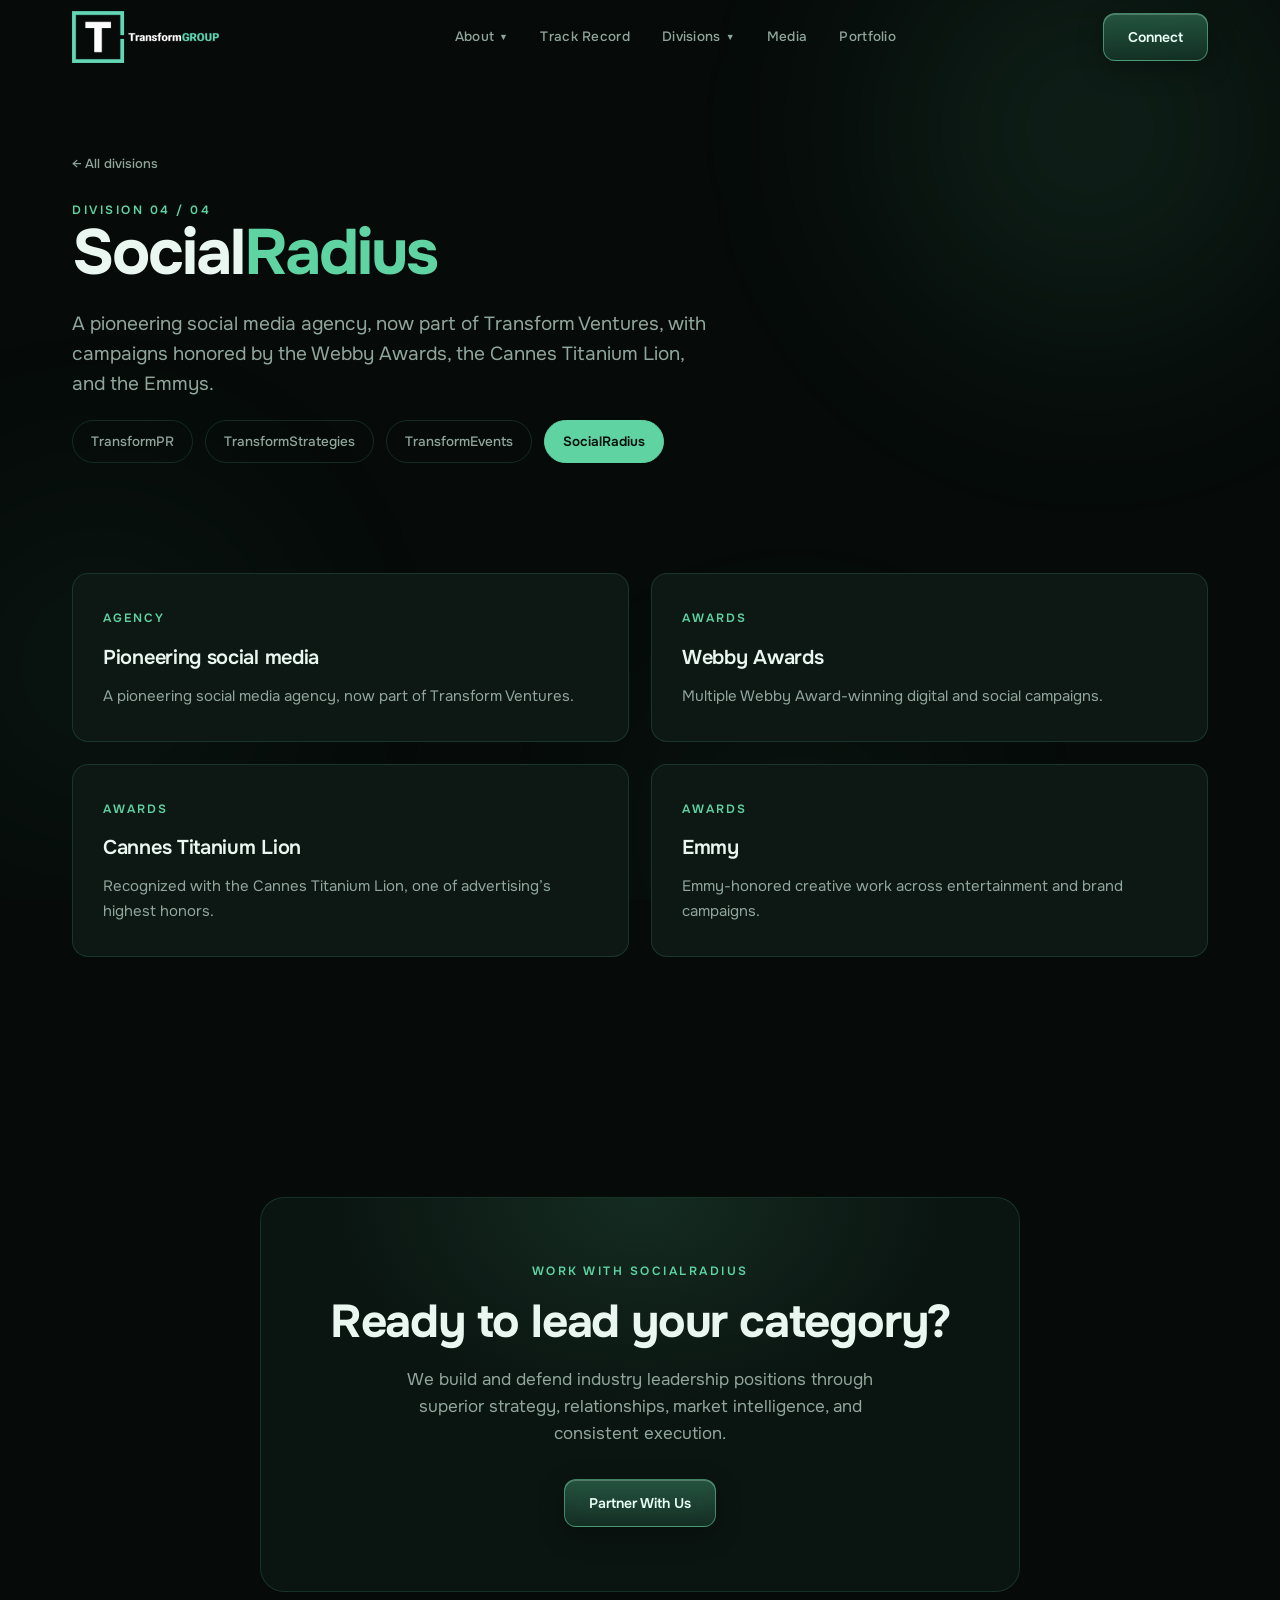
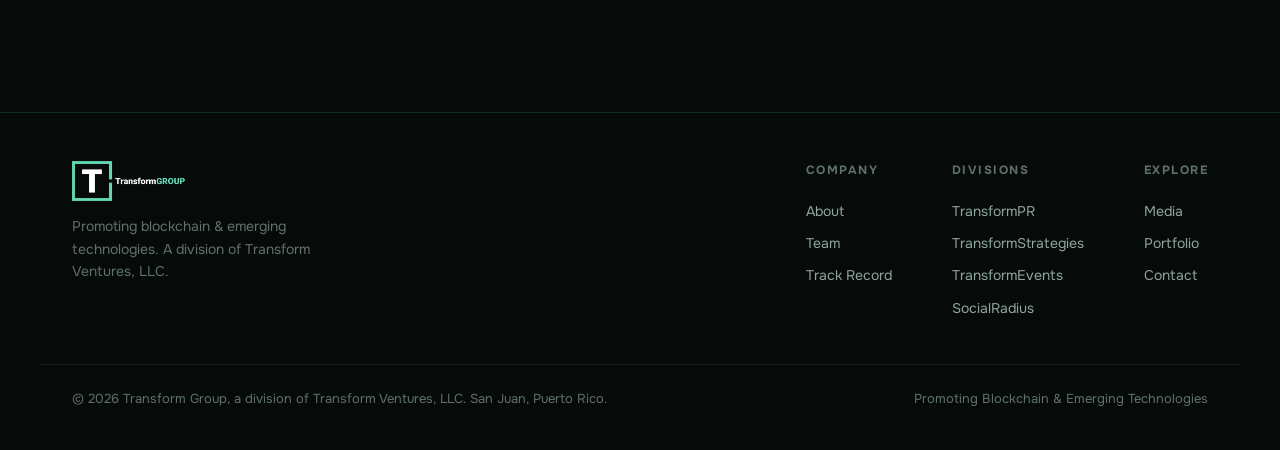
<file: socialradius.html>
<!DOCTYPE html>
<html lang="en">

<head>
  <meta charset="UTF-8">
  <meta name="viewport" content="width=device-width, initial-scale=1.0">
  <title>SocialRadius, Award-Winning Social Media Agency | Transform Group</title>
  <meta name="description" content="SocialRadius is a pioneering, award-winning social media agency, now part of Transform Ventures, with campaigns honored by the Webby Awards, the Cannes Titanium Lion, and the Emmys.">
  <meta name="robots" content="index, follow, max-image-preview:large">
  <meta name="theme-color" content="#060b09">
  <link rel="canonical" href="https://www.transformgroup.com/socialradius">
  <meta property="og:type" content="website">
  <meta property="og:site_name" content="Transform Group">
  <meta property="og:title" content="SocialRadius, Award-Winning Social Media Agency | Transform Group">
  <meta property="og:description" content="SocialRadius is a pioneering, award-winning social media agency, now part of Transform Ventures, with campaigns honored by the Webby Awards, the Cannes Titanium Lion, and the Emmys.">
  <meta property="og:url" content="https://www.transformgroup.com/socialradius">
  <meta name="twitter:card" content="summary_large_image">
  <meta property="og:image" content="https://www.transformgroup.com/og-socialradius.png">
  <meta property="og:image:width" content="1200">
  <meta property="og:image:height" content="630">
  <meta property="og:image:alt" content="SocialRadius: award-winning social media agency">
  <meta name="twitter:image" content="https://www.transformgroup.com/og-socialradius.png">
  <link rel="icon" type="image/svg+xml" href="data:image/svg+xml,%3Csvg xmlns='http://www.w3.org/2000/svg' viewBox='0 0 32 32'%3E%3Crect x='4' y='4' width='24' height='24' rx='5' fill='none' stroke='%235fd3a2' stroke-width='3'/%3E%3Cpath d='M11 12h10M16 12v9' stroke='%23ffffff' stroke-width='3' stroke-linecap='round'/%3E%3C/svg%3E">
  <link rel="preconnect" href="https://fonts.googleapis.com">
  <link rel="preconnect" href="https://fonts.gstatic.com" crossorigin>
  <link href="https://fonts.googleapis.com/css2?family=Onest:wght@300;400;500;600;700;800&display=swap" rel="stylesheet">
  <link rel="stylesheet" href="site.css?v=9">
  <!-- Structured data: BreadcrumbList -->
  <script type="application/ld+json">
  {"@context":"https://schema.org","@type":"BreadcrumbList","itemListElement":[{"@type":"ListItem","position":1,"name":"Home","item":"https://www.transformgroup.com/"},{"@type":"ListItem","position":2,"name":"Divisions","item":"https://www.transformgroup.com/#divisions"},{"@type":"ListItem","position":3,"name":"SocialRadius","item":"https://www.transformgroup.com/socialradius"}]}
  </script>
</head>

<body>
  <div class="ambient" aria-hidden="true">
    <div class="orb a"></div>
    <div class="orb b"></div>
    <div class="orb c"></div>
  </div>

  <header id="header">
    <div class="wrap nav">
      <a class="brand" href="/#top"><img src="img/logo.png" alt="Transform Group" class="brand-logo"></a>
      <nav class="nav-links" aria-label="Primary">
        <div class="has-sub">
          <a href="/#about" aria-haspopup="true">About <span class="caret">&#9660;</span></a>
          <div class="submenu">
            <a href="/#about"><b>Transform Group</b><span>The company &amp; what we stand for</span></a>
            <a href="team"><b>Team</b><span>Meet the senior leadership</span></a>
          </div>
        </div>
        <a href="/#track">Track Record</a>
        <div class="has-sub">
          <a href="/#divisions" aria-haspopup="true">Divisions <span class="caret">&#9660;</span></a>
          <div class="submenu">
            <a href="division-pr"><b>Transform<em>PR</em></b><span>TransformPR is Transform Group's full-servic&hellip;</span></a>
            <a href="division-strategies"><b>Transform<em>Strategies</em></b><span>TransformStrategies delivers business develo&hellip;</span></a>
            <a href="division-events"><b>Transform<em>Events</em></b><span>TransformEvents secures speaker placements, &hellip;</span></a>
            <a href="socialradius"><b>Social<em>Radius</em></b><span>Award-winning social media agency</span></a>
          </div>
        </div>
        <a href="/#media">Media</a>
        <a href="/#portfolio">Portfolio</a>
      </nav>
      <a class="btn" href="/#contact">Connect <span class="arrow">&rarr;</span></a>
      <button class="menu-toggle" id="menuToggle" aria-label="Menu"><span></span><span></span><span></span></button>
    </div>
  </header>

  <main id="content">
    <section class="subhero">
      <div class="wrap">
        <a class="crumb" href="/#divisions">&larr; All divisions</a>
        <div class="tag-eyebrow">Division 04 / 04</div>
        <h1>Social<em>Radius</em></h1>
        <p class="lead">A pioneering social media agency, now part of Transform Ventures, with campaigns honored by the Webby Awards, the Cannes Titanium Lion, and the Emmys.</p>
        <div class="sub-nav-strip">
          <a href="division-pr">TransformPR</a>
          <a href="division-strategies">TransformStrategies</a>
          <a href="division-events">TransformEvents</a>
          <a href="socialradius" class="current">SocialRadius</a>
        </div>
      </div>
    </section>
    <section style="padding-top: 20px;">
      <div class="wrap">
        <div class="feature-grid">
          <div class="feature">
            <span class="k">Agency</span>
            <h3>Pioneering social media</h3>
            <p>A pioneering social media agency, now part of Transform Ventures.</p>
          </div>
          <div class="feature">
            <span class="k">Awards</span>
            <h3>Webby Awards</h3>
            <p>Multiple Webby Award-winning digital and social campaigns.</p>
          </div>
          <div class="feature">
            <span class="k">Awards</span>
            <h3>Cannes Titanium Lion</h3>
            <p>Recognized with the Cannes Titanium Lion, one of advertising&rsquo;s highest honors.</p>
          </div>
          <div class="feature">
            <span class="k">Awards</span>
            <h3>Emmy</h3>
            <p>Emmy-honored creative work across entertainment and brand campaigns.</p>
          </div>
        </div>
      </div>
    </section>
    <section class="contact">
      <div class="wrap">
        <div class="contact-card">
          <div class="tag-eyebrow">Work With SocialRadius</div>
          <h2>Ready to lead your category?</h2>
          <p>We build and defend industry leadership positions through superior strategy, relationships, market intelligence, and consistent execution.</p>
          <a class="btn" href="mailto:info@transformgroup.com">Partner With Us <span class="arrow">&rarr;</span></a>
        </div>
      </div>
    </section>
  </main>

  <footer>
    <div class="wrap foot">
      <div>
        <a class="brand" href="/#top"><img src="img/logo.png" alt="Transform Group" class="brand-logo"></a>
        <p style="color:var(--text-faint); font-size:14px; max-width:280px;">Promoting blockchain &amp; emerging technologies. A division of Transform Ventures, LLC.</p>
      </div>
      <div class="foot-cols">
        <div class="foot-col"><h4>Company</h4><a href="/#about">About</a><a href="team">Team</a><a href="/#track">Track Record</a></div>
        <div class="foot-col"><h4>Divisions</h4><a href="division-pr">TransformPR</a><a href="division-strategies">TransformStrategies</a><a href="division-events">TransformEvents</a><a href="socialradius">SocialRadius</a></div>
        <div class="foot-col"><h4>Explore</h4><a href="/#media">Media</a><a href="/#portfolio">Portfolio</a><a href="/#contact">Contact</a></div>
      </div>
    </div>
    <div class="wrap foot-bottom">
      <span>&copy; 2026 Transform Group, a division of Transform Ventures, LLC. San Juan, Puerto Rico.</span>
      <span>Promoting Blockchain &amp; Emerging Technologies</span>
    </div>
  </footer>

  <button class="to-top" id="toTop" aria-label="Back to top">
    <svg viewBox="0 0 24 24" aria-hidden="true"><path d="M12 19V5M5 12l7-7 7 7" stroke-linecap="round" stroke-linejoin="round"/></svg>
  </button>
  <script>
    const header = document.getElementById('header');
    const toTop = document.getElementById('toTop');
    addEventListener('scroll', () => {
      header.classList.toggle('scrolled', scrollY > 20);
      if (toTop) toTop.classList.toggle('show', scrollY > 700);
    }, { passive: true });
    const mt = document.getElementById('menuToggle');
    const navMq = window.matchMedia('(max-width: 860px)');
    mt.addEventListener('click', () => {
      const o = header.classList.toggle('open'); mt.setAttribute('aria-expanded', o);
      if (!o) document.querySelectorAll('.has-sub.sub-open').forEach(s => s.classList.remove('sub-open'));
    });
    document.querySelectorAll('.has-sub > a[aria-haspopup]').forEach(trigger => {
      trigger.addEventListener('click', e => {
        if (navMq.matches) { e.preventDefault(); trigger.closest('.has-sub').classList.toggle('sub-open'); }
      });
    });
    document.querySelectorAll('.nav-links a:not([aria-haspopup]), .nav .btn').forEach(a => a.addEventListener('click', () => {
      header.classList.remove('open');
      document.querySelectorAll('.has-sub.sub-open').forEach(s => s.classList.remove('sub-open'));
    }));
    if (toTop) toTop.addEventListener('click', () => scrollTo({ top: 0, behavior: 'smooth' }));
    document.querySelectorAll('.has-sub').forEach(sub => {
      const t = sub.querySelector('a[aria-haspopup]'); if (!t) return; t.setAttribute('aria-expanded', 'false');
      sub.addEventListener('mouseenter', () => t.setAttribute('aria-expanded', 'true'));
      sub.addEventListener('mouseleave', () => t.setAttribute('aria-expanded', 'false'));
      sub.addEventListener('focusin', () => t.setAttribute('aria-expanded', 'true'));
      sub.addEventListener('focusout', () => t.setAttribute('aria-expanded', 'false'));
    });
  </script>
</body>

</html>
</file>
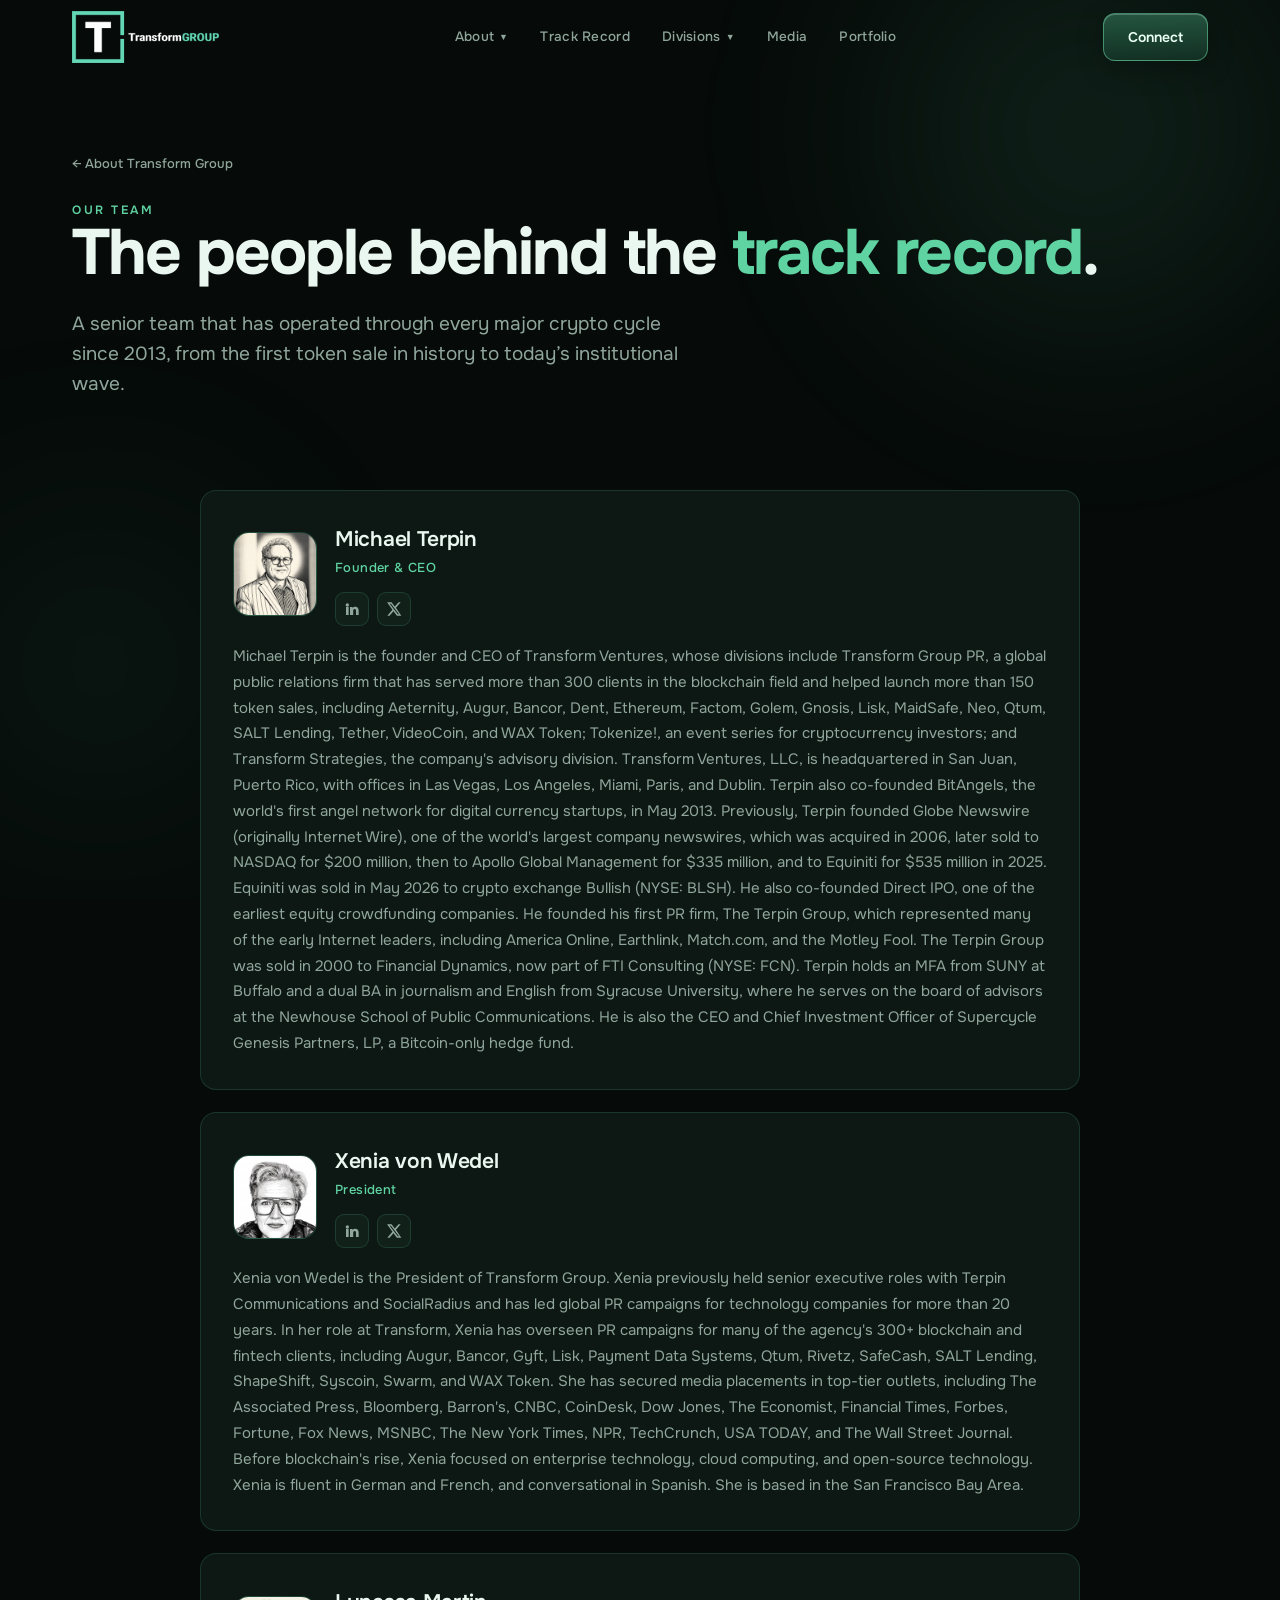
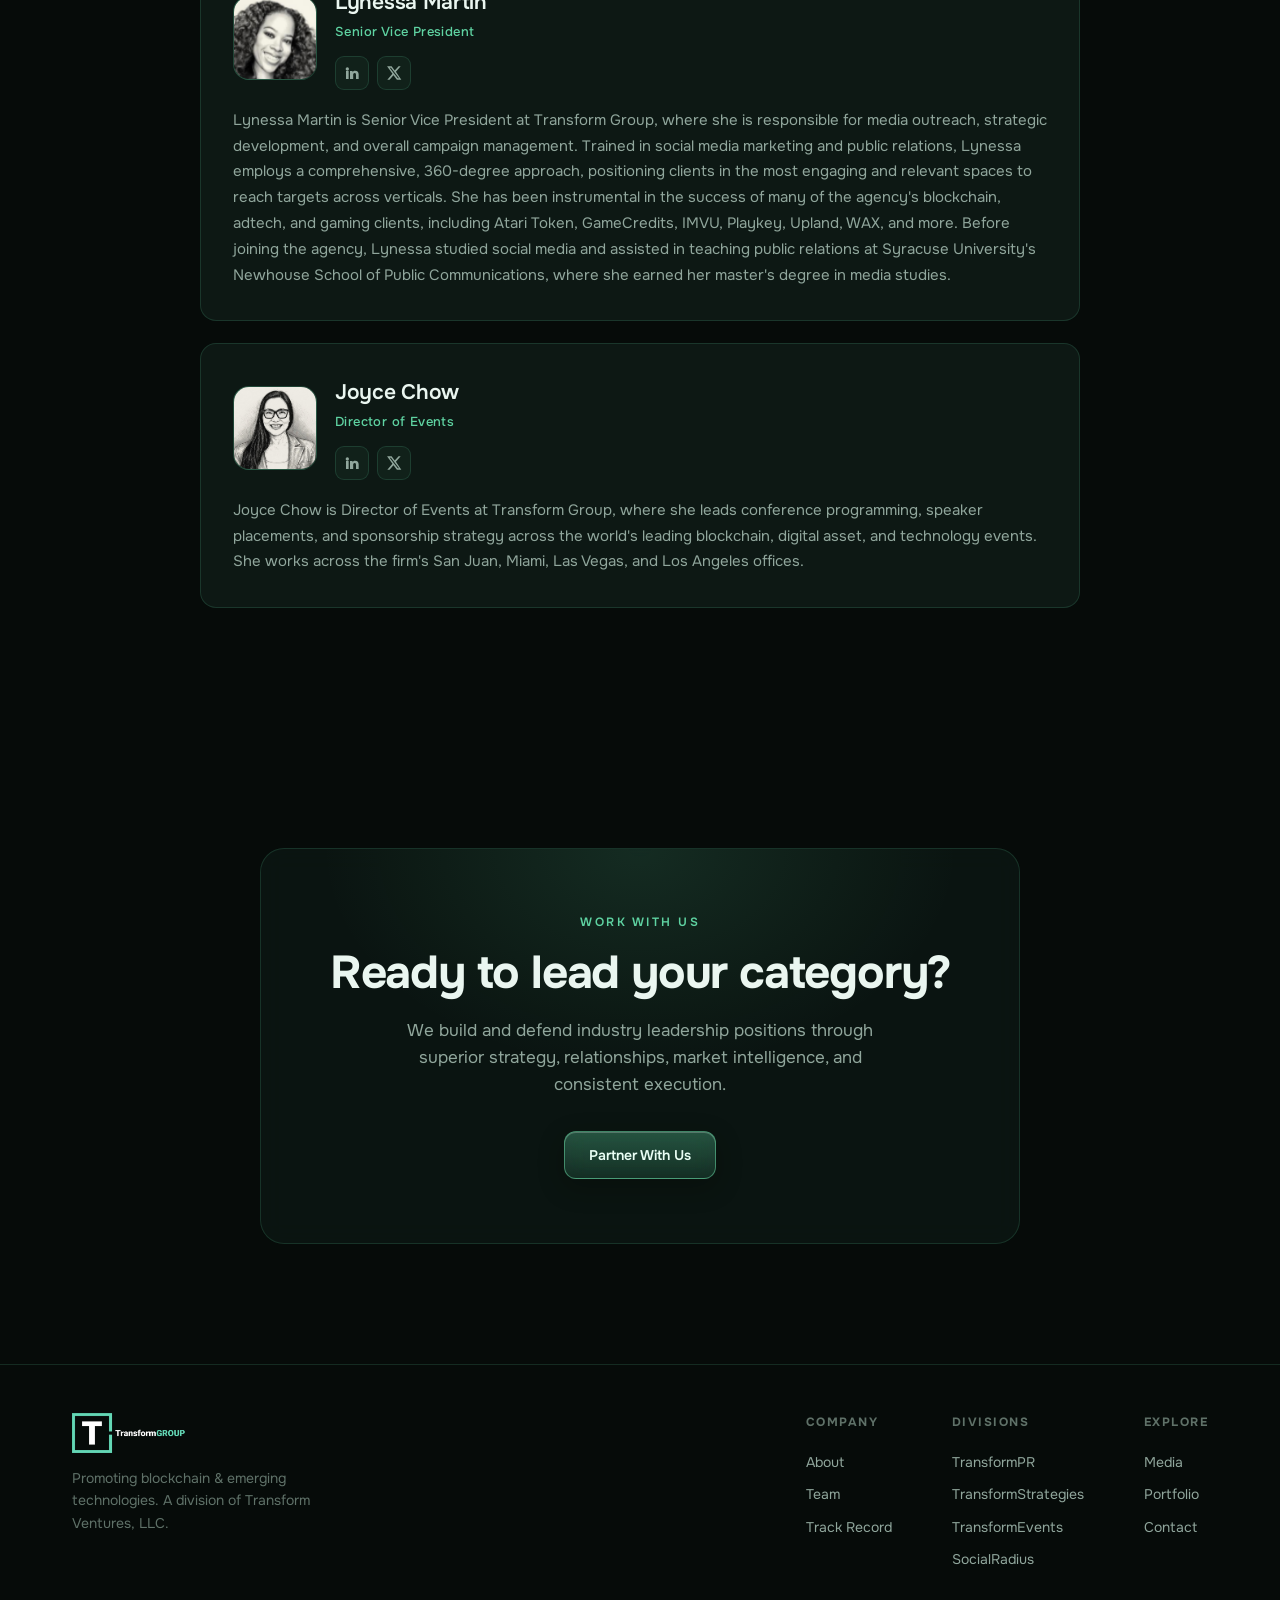
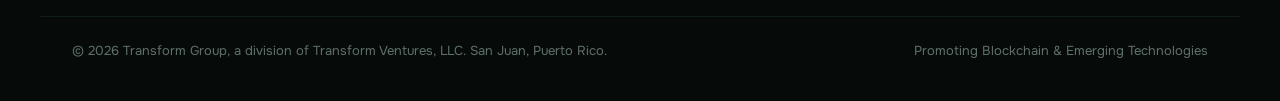
<file: team.html>
<!DOCTYPE html>
<html lang="en">

<head>
  <meta charset="UTF-8">
  <meta name="viewport" content="width=device-width, initial-scale=1.0">
  <title>Team, Transform Group Senior Leadership</title>
  <meta name="description" content="Meet the senior leadership behind Transform Group: Michael Terpin, Xenia von Wedel, Lynessa Martin, and Joyce Chow.">
  <meta name="robots" content="index, follow, max-image-preview:large">
  <meta name="theme-color" content="#060b09">
  <link rel="canonical" href="https://www.transformgroup.com/team">
  <meta property="og:type" content="website">
  <meta property="og:site_name" content="Transform Group">
  <meta property="og:title" content="Team, Transform Group Senior Leadership">
  <meta property="og:description" content="Meet the senior leadership behind Transform Group: Michael Terpin, Xenia von Wedel, Lynessa Martin, and Joyce Chow.">
  <meta property="og:url" content="https://www.transformgroup.com/team">
  <meta name="twitter:card" content="summary_large_image">
  <meta property="og:image" content="https://www.transformgroup.com/og-team.png">
  <meta property="og:image:width" content="1200">
  <meta property="og:image:height" content="630">
  <meta property="og:image:alt" content="Transform Group senior leadership team">
  <meta name="twitter:image" content="https://www.transformgroup.com/og-team.png">
  <link rel="icon" type="image/svg+xml" href="data:image/svg+xml,%3Csvg xmlns='http://www.w3.org/2000/svg' viewBox='0 0 32 32'%3E%3Crect x='4' y='4' width='24' height='24' rx='5' fill='none' stroke='%235fd3a2' stroke-width='3'/%3E%3Cpath d='M11 12h10M16 12v9' stroke='%23ffffff' stroke-width='3' stroke-linecap='round'/%3E%3C/svg%3E">
  <link rel="preconnect" href="https://fonts.googleapis.com">
  <link rel="preconnect" href="https://fonts.gstatic.com" crossorigin>
  <link href="https://fonts.googleapis.com/css2?family=Onest:wght@300;400;500;600;700;800&display=swap" rel="stylesheet">
  <link rel="stylesheet" href="site.css?v=9">
  <!-- Structured data: BreadcrumbList -->
  <script type="application/ld+json">
  {"@context":"https://schema.org","@type":"BreadcrumbList","itemListElement":[{"@type":"ListItem","position":1,"name":"Home","item":"https://www.transformgroup.com/"},{"@type":"ListItem","position":2,"name":"Team","item":"https://www.transformgroup.com/team"}]}
  </script>
</head>

<body>
  <div class="ambient" aria-hidden="true">
    <div class="orb a"></div>
    <div class="orb b"></div>
    <div class="orb c"></div>
  </div>

  <header id="header">
    <div class="wrap nav">
      <a class="brand" href="/#top"><img src="img/logo.png" alt="Transform Group" class="brand-logo"></a>
      <nav class="nav-links" aria-label="Primary">
        <div class="has-sub">
          <a href="/#about" aria-haspopup="true">About <span class="caret">&#9660;</span></a>
          <div class="submenu">
            <a href="/#about"><b>Transform Group</b><span>The company &amp; what we stand for</span></a>
            <a href="team"><b>Team</b><span>Meet the senior leadership</span></a>
          </div>
        </div>
        <a href="/#track">Track Record</a>
        <div class="has-sub">
          <a href="/#divisions" aria-haspopup="true">Divisions <span class="caret">&#9660;</span></a>
          <div class="submenu">
            <a href="division-pr"><b>Transform<em>PR</em></b><span>TransformPR is Transform Group's full-servic&hellip;</span></a>
            <a href="division-strategies"><b>Transform<em>Strategies</em></b><span>TransformStrategies delivers business develo&hellip;</span></a>
            <a href="division-events"><b>Transform<em>Events</em></b><span>TransformEvents secures speaker placements, &hellip;</span></a>
            <a href="socialradius"><b>Social<em>Radius</em></b><span>Award-winning social media agency</span></a>
          </div>
        </div>
        <a href="/#media">Media</a>
        <a href="/#portfolio">Portfolio</a>
      </nav>
      <a class="btn" href="/#contact">Connect <span class="arrow">&rarr;</span></a>
      <button class="menu-toggle" id="menuToggle" aria-label="Menu"><span></span><span></span><span></span></button>
    </div>
  </header>

  <main id="content">
    <section class="subhero">
      <div class="wrap">
        <a class="crumb" href="/#about">&larr; About Transform Group</a>
        <div class="tag-eyebrow">Our Team</div>
        <h1>The people behind the <em>track record</em>.</h1>
        <p class="lead">A senior team that has operated through every major crypto cycle since 2013, from the first token sale in history to today&rsquo;s institutional wave.</p>
      </div>
    </section>
    <section style="padding-top: 20px;">
      <div class="wrap">
        <div class="team-grid stacked">
        <div class="leader" id="michael-terpin">
          <div class="leader-head">
            <div class="avatar avatar-lg"><img src="img/michael-terpin.jpg?v=4" alt="Michael Terpin" loading="lazy" onerror="this.remove()"><span>MT</span></div>
            <div>
              <h3>Michael Terpin</h3>
              <div class="role">Founder & CEO</div>
              <div class="socials">
                <a class="social" href="https://www.linkedin.com/in/michaelterpin/" target="_blank" rel="noopener" aria-label="Michael Terpin on LinkedIn" title="LinkedIn"><svg viewBox="0 0 24 24"><path d="M4.98 3.5A2.5 2.5 0 1 1 5 8.5a2.5 2.5 0 0 1-.02-5zM3 9h4v12H3zM9 9h3.8v1.7h.05c.53-1 1.83-2.05 3.77-2.05C20.4 8.65 22 10.9 22 14.3V21h-4v-5.9c0-1.4-.03-3.2-1.95-3.2-1.95 0-2.25 1.5-2.25 3.1V21H9z"/></svg></a>
                <a class="social" href="https://x.com/michaelterpin" target="_blank" rel="noopener" aria-label="Michael Terpin on X" title="X"><svg viewBox="0 0 24 24"><path d="M18.9 2H22l-7.1 8.1L23 22h-6.6l-5.2-6.8L5.3 22H2l7.6-8.7L1.6 2h6.8l4.7 6.2zM17.7 20h1.8L7.4 4H5.5z"/></svg></a>
              </div>
            </div>
          </div>
          <div class="bio"><p>Michael Terpin is the founder and CEO of Transform Ventures, whose divisions include Transform Group PR, a global public relations firm that has served more than 300 clients in the blockchain field and helped launch more than 150 token sales, including Aeternity, Augur, Bancor, Dent, Ethereum, Factom, Golem, Gnosis, Lisk, MaidSafe, Neo, Qtum, SALT Lending, Tether, VideoCoin, and WAX Token; Tokenize!, an event series for cryptocurrency investors; and Transform Strategies, the company's advisory division. Transform Ventures, LLC, is headquartered in San Juan, Puerto Rico, with offices in Las Vegas, Los Angeles, Miami, Paris, and Dublin. Terpin also co-founded BitAngels, the world's first angel network for digital currency startups, in May 2013. Previously, Terpin founded Globe Newswire (originally Internet Wire), one of the world's largest company newswires, which was acquired in 2006, later sold to NASDAQ for $200 million, then to Apollo Global Management for $335 million, and to Equiniti for $535 million in 2025. Equiniti was sold in May 2026 to crypto exchange Bullish (NYSE: BLSH). He also co-founded Direct IPO, one of the earliest equity crowdfunding companies. He founded his first PR firm, The Terpin Group, which represented many of the early Internet leaders, including America Online, Earthlink, Match.com, and the Motley Fool. The Terpin Group was sold in 2000 to Financial Dynamics, now part of FTI Consulting (NYSE: FCN). Terpin holds an MFA from SUNY at Buffalo and a dual BA in journalism and English from Syracuse University, where he serves on the board of advisors at the Newhouse School of Public Communications. He is also the CEO and Chief Investment Officer of Supercycle Genesis Partners, LP, a Bitcoin-only hedge fund.</p></div>
        </div>
        <div class="leader" id="xenia-von-wedel">
          <div class="leader-head">
            <div class="avatar avatar-lg"><img src="img/xenia-von-wedel.jpg?v=4" alt="Xenia von Wedel" loading="lazy" onerror="this.remove()"><span>XW</span></div>
            <div>
              <h3>Xenia von Wedel</h3>
              <div class="role">President</div>
              <div class="socials">
                <a class="social" href="https://www.linkedin.com/in/xeniavonwedel/" target="_blank" rel="noopener" aria-label="Xenia von Wedel on LinkedIn" title="LinkedIn"><svg viewBox="0 0 24 24"><path d="M4.98 3.5A2.5 2.5 0 1 1 5 8.5a2.5 2.5 0 0 1-.02-5zM3 9h4v12H3zM9 9h3.8v1.7h.05c.53-1 1.83-2.05 3.77-2.05C20.4 8.65 22 10.9 22 14.3V21h-4v-5.9c0-1.4-.03-3.2-1.95-3.2-1.95 0-2.25 1.5-2.25 3.1V21H9z"/></svg></a>
                <a class="social" href="https://x.com/xeniar" target="_blank" rel="noopener" aria-label="Xenia von Wedel on X" title="X"><svg viewBox="0 0 24 24"><path d="M18.9 2H22l-7.1 8.1L23 22h-6.6l-5.2-6.8L5.3 22H2l7.6-8.7L1.6 2h6.8l4.7 6.2zM17.7 20h1.8L7.4 4H5.5z"/></svg></a>
              </div>
            </div>
          </div>
          <div class="bio"><p>Xenia von Wedel is the President of Transform Group. Xenia previously held senior executive roles with Terpin Communications and SocialRadius and has led global PR campaigns for technology companies for more than 20 years. In her role at Transform, Xenia has overseen PR campaigns for many of the agency's 300+ blockchain and fintech clients, including Augur, Bancor, Gyft, Lisk, Payment Data Systems, Qtum, Rivetz, SafeCash, SALT Lending, ShapeShift, Syscoin, Swarm, and WAX Token. She has secured media placements in top-tier outlets, including The Associated Press, Bloomberg, Barron's, CNBC, CoinDesk, Dow Jones, The Economist, Financial Times, Forbes, Fortune, Fox News, MSNBC, The New York Times, NPR, TechCrunch, USA TODAY, and The Wall Street Journal. Before blockchain's rise, Xenia focused on enterprise technology, cloud computing, and open-source technology. Xenia is fluent in German and French, and conversational in Spanish. She is based in the San Francisco Bay Area.</p></div>
        </div>
        <div class="leader" id="lynessa-martin">
          <div class="leader-head">
            <div class="avatar avatar-lg"><img src="img/lynessa-martin.jpg?v=4" alt="Lynessa Martin" loading="lazy" onerror="this.remove()"><span>LM</span></div>
            <div>
              <h3>Lynessa Martin</h3>
              <div class="role">Senior Vice President</div>
              <div class="socials">
                <a class="social" href="https://www.linkedin.com/in/lynessawilliams/" target="_blank" rel="noopener" aria-label="Lynessa Martin on LinkedIn" title="LinkedIn"><svg viewBox="0 0 24 24"><path d="M4.98 3.5A2.5 2.5 0 1 1 5 8.5a2.5 2.5 0 0 1-.02-5zM3 9h4v12H3zM9 9h3.8v1.7h.05c.53-1 1.83-2.05 3.77-2.05C20.4 8.65 22 10.9 22 14.3V21h-4v-5.9c0-1.4-.03-3.2-1.95-3.2-1.95 0-2.25 1.5-2.25 3.1V21H9z"/></svg></a>
                <a class="social" href="https://x.com/lynessamarie" target="_blank" rel="noopener" aria-label="Lynessa Martin on X" title="X"><svg viewBox="0 0 24 24"><path d="M18.9 2H22l-7.1 8.1L23 22h-6.6l-5.2-6.8L5.3 22H2l7.6-8.7L1.6 2h6.8l4.7 6.2zM17.7 20h1.8L7.4 4H5.5z"/></svg></a>
              </div>
            </div>
          </div>
          <div class="bio"><p>Lynessa Martin is Senior Vice President at Transform Group, where she is responsible for media outreach, strategic development, and overall campaign management. Trained in social media marketing and public relations, Lynessa employs a comprehensive, 360-degree approach, positioning clients in the most engaging and relevant spaces to reach targets across verticals. She has been instrumental in the success of many of the agency's blockchain, adtech, and gaming clients, including Atari Token, GameCredits, IMVU, Playkey, Upland, WAX, and more. Before joining the agency, Lynessa studied social media and assisted in teaching public relations at Syracuse University's Newhouse School of Public Communications, where she earned her master's degree in media studies.</p></div>
        </div>
        <div class="leader" id="joyce-chow">
          <div class="leader-head">
            <div class="avatar avatar-lg"><img src="img/joyce-chow.jpg?v=4" alt="Joyce Chow" loading="lazy" onerror="this.remove()"><span>JC</span></div>
            <div>
              <h3>Joyce Chow</h3>
              <div class="role">Director of Events</div>
              <div class="socials">
                <a class="social" href="https://www.linkedin.com/in/joycelchow/" target="_blank" rel="noopener" aria-label="Joyce Chow on LinkedIn" title="LinkedIn"><svg viewBox="0 0 24 24"><path d="M4.98 3.5A2.5 2.5 0 1 1 5 8.5a2.5 2.5 0 0 1-.02-5zM3 9h4v12H3zM9 9h3.8v1.7h.05c.53-1 1.83-2.05 3.77-2.05C20.4 8.65 22 10.9 22 14.3V21h-4v-5.9c0-1.4-.03-3.2-1.95-3.2-1.95 0-2.25 1.5-2.25 3.1V21H9z"/></svg></a>
                <a class="social" href="https://x.com/IAmJoyceChow" target="_blank" rel="noopener" aria-label="Joyce Chow on X" title="X"><svg viewBox="0 0 24 24"><path d="M18.9 2H22l-7.1 8.1L23 22h-6.6l-5.2-6.8L5.3 22H2l7.6-8.7L1.6 2h6.8l4.7 6.2zM17.7 20h1.8L7.4 4H5.5z"/></svg></a>
              </div>
            </div>
          </div>
          <div class="bio"><p>Joyce Chow is Director of Events at Transform Group, where she leads conference programming, speaker placements, and sponsorship strategy across the world's leading blockchain, digital asset, and technology events. She works across the firm's San Juan, Miami, Las Vegas, and Los Angeles offices.</p></div>
        </div>
        </div>
      </div>
    </section>
    <section class="contact">
      <div class="wrap">
        <div class="contact-card">
          <div class="tag-eyebrow">Work With Us</div>
          <h2>Ready to lead your category?</h2>
          <p>We build and defend industry leadership positions through superior strategy, relationships, market intelligence, and consistent execution.</p>
          <a class="btn" href="mailto:info@transformgroup.com">Partner With Us <span class="arrow">&rarr;</span></a>
        </div>
      </div>
    </section>
  </main>

  <footer>
    <div class="wrap foot">
      <div>
        <a class="brand" href="/#top"><img src="img/logo.png" alt="Transform Group" class="brand-logo"></a>
        <p style="color:var(--text-faint); font-size:14px; max-width:280px;">Promoting blockchain &amp; emerging technologies. A division of Transform Ventures, LLC.</p>
      </div>
      <div class="foot-cols">
        <div class="foot-col"><h4>Company</h4><a href="/#about">About</a><a href="team">Team</a><a href="/#track">Track Record</a></div>
        <div class="foot-col"><h4>Divisions</h4><a href="division-pr">TransformPR</a><a href="division-strategies">TransformStrategies</a><a href="division-events">TransformEvents</a><a href="socialradius">SocialRadius</a></div>
        <div class="foot-col"><h4>Explore</h4><a href="/#media">Media</a><a href="/#portfolio">Portfolio</a><a href="/#contact">Contact</a></div>
      </div>
    </div>
    <div class="wrap foot-bottom">
      <span>&copy; 2026 Transform Group, a division of Transform Ventures, LLC. San Juan, Puerto Rico.</span>
      <span>Promoting Blockchain &amp; Emerging Technologies</span>
    </div>
  </footer>

  <button class="to-top" id="toTop" aria-label="Back to top">
    <svg viewBox="0 0 24 24" aria-hidden="true"><path d="M12 19V5M5 12l7-7 7 7" stroke-linecap="round" stroke-linejoin="round"/></svg>
  </button>
  <script>
    const header = document.getElementById('header');
    const toTop = document.getElementById('toTop');
    addEventListener('scroll', () => {
      header.classList.toggle('scrolled', scrollY > 20);
      if (toTop) toTop.classList.toggle('show', scrollY > 700);
    }, { passive: true });
    const mt = document.getElementById('menuToggle');
    const navMq = window.matchMedia('(max-width: 860px)');
    mt.addEventListener('click', () => {
      const o = header.classList.toggle('open'); mt.setAttribute('aria-expanded', o);
      if (!o) document.querySelectorAll('.has-sub.sub-open').forEach(s => s.classList.remove('sub-open'));
    });
    document.querySelectorAll('.has-sub > a[aria-haspopup]').forEach(trigger => {
      trigger.addEventListener('click', e => {
        if (navMq.matches) { e.preventDefault(); trigger.closest('.has-sub').classList.toggle('sub-open'); }
      });
    });
    document.querySelectorAll('.nav-links a:not([aria-haspopup]), .nav .btn').forEach(a => a.addEventListener('click', () => {
      header.classList.remove('open');
      document.querySelectorAll('.has-sub.sub-open').forEach(s => s.classList.remove('sub-open'));
    }));
    if (toTop) toTop.addEventListener('click', () => scrollTo({ top: 0, behavior: 'smooth' }));
    document.querySelectorAll('.has-sub').forEach(sub => {
      const t = sub.querySelector('a[aria-haspopup]'); if (!t) return; t.setAttribute('aria-expanded', 'false');
      sub.addEventListener('mouseenter', () => t.setAttribute('aria-expanded', 'true'));
      sub.addEventListener('mouseleave', () => t.setAttribute('aria-expanded', 'false'));
      sub.addEventListener('focusin', () => t.setAttribute('aria-expanded', 'true'));
      sub.addEventListener('focusout', () => t.setAttribute('aria-expanded', 'false'));
    });
  </script>
</body>

</html>
</file>
<file: site.css>
:root {
      --mint: #5fd3a2;
      --mint-bright: #7dffc0;
      --mint-dim: #3f9b76;
      --bg: #060b09;
      --bg-raised: #0a120f;
      --bg-card: #0d1814;
      --bg-glass: rgba(16, 30, 25, 0.55);
      --line: rgba(95, 211, 162, 0.16);
      --line-soft: rgba(95, 211, 162, 0.09);
      --text: #eaf6f0;
      --text-dim: #90a69c;
      --text-faint: #5f7168;
      --display: 'Onest', sans-serif;
      --body: 'Onest', sans-serif;
    }

    * {
      margin: 0;
      padding: 0;
      box-sizing: border-box;
    }

    html {
      scroll-behavior: smooth;
    }

    body {
      background: var(--bg);
      color: var(--text);
      font-family: var(--body);
      font-size: 16px;
      line-height: 1.6;
      -webkit-font-smoothing: antialiased;
      overflow-x: hidden;
    }

    a {
      color: inherit;
      text-decoration: none;
    }

    ::selection {
      background: rgba(95, 211, 162, 0.3);
      color: #fff;
    }

    .wrap {
      max-width: 1200px;
      margin: 0 auto;
      padding: 0 32px;
    }

    /* animated ambient background */
    .ambient {
      position: fixed;
      inset: 0;
      z-index: -2;
      pointer-events: none;
      overflow: hidden;
    }

    .orb {
      position: absolute;
      border-radius: 50%;
      filter: blur(90px);
      opacity: 0.5;
    }

    .orb.a {
      width: 620px;
      height: 620px;
      background: radial-gradient(circle, rgba(95, 211, 162, 0.28), transparent 70%);
      top: -180px;
      right: -120px;
      animation: drift1 22s ease-in-out infinite;
    }

    .orb.b {
      width: 520px;
      height: 520px;
      background: radial-gradient(circle, rgba(60, 140, 110, 0.22), transparent 70%);
      top: 45%;
      left: -160px;
      animation: drift2 28s ease-in-out infinite;
    }

    .orb.c {
      width: 460px;
      height: 460px;
      background: radial-gradient(circle, rgba(95, 211, 162, 0.14), transparent 70%);
      bottom: -160px;
      right: 20%;
      animation: drift1 26s ease-in-out infinite reverse;
    }

    @keyframes drift1 {

      0%,
      100% {
        transform: translate(0, 0);
      }

      50% {
        transform: translate(-60px, 50px);
      }
    }

    @keyframes drift2 {

      0%,
      100% {
        transform: translate(0, 0);
      }

      50% {
        transform: translate(70px, -40px);
      }
    }

    .grid-overlay {
      position: fixed;
      inset: 0;
      z-index: -1;
      pointer-events: none;
      background-image: linear-gradient(rgba(95, 211, 162, 0.025) 1px, transparent 1px),
        linear-gradient(90deg, rgba(95, 211, 162, 0.025) 1px, transparent 1px);
      background-size: 64px 64px;
      mask-image: radial-gradient(ellipse 80% 60% at 50% 0%, #000 20%, transparent 75%);
    }

    /* ---------- nav ---------- */
    header {
      position: fixed;
      top: 0;
      left: 0;
      right: 0;
      z-index: 100;
      transition: background 0.3s, border-color 0.3s, backdrop-filter 0.3s;
      border-bottom: 1px solid transparent;
    }

    header.scrolled {
      background: rgba(6, 11, 9, 0.8);
      backdrop-filter: blur(16px);
      border-bottom: 1px solid var(--line-soft);
    }

    .nav {
      display: flex;
      align-items: center;
      justify-content: space-between;
      height: 74px;
    }

    .brand {
      display: flex;
      align-items: center;
      gap: 12px;
      font-family: var(--display);
      font-weight: 600;
      font-size: 17px;
      letter-spacing: -0.2px;
    }

    .brand .mark {
      width: 34px;
      height: 34px;
      border: 2.5px solid var(--mint);
      border-radius: 7px;
      display: grid;
      place-items: center;
      position: relative;
      box-shadow: 0 0 18px rgba(95, 211, 162, 0.25);
    }

    .brand .mark::after {
      content: '';
      position: absolute;
      right: -6px;
      top: 50%;
      transform: translateY(-50%);
      width: 5px;
      height: 5px;
      background: var(--mint);
      border-radius: 1px;
    }

    .brand .mark span {
      font-family: var(--display);
      font-weight: 700;
      font-size: 18px;
      color: #fff;
      line-height: 1;
    }

    .brand em {
      font-style: normal;
      color: var(--mint);
    }

    .nav-links {
      display: flex;
      align-items: center;
      gap: 32px;
      font-size: 13.5px;
      font-weight: 500;
      letter-spacing: 0.3px;
      color: var(--text-dim);
    }

    .nav-links a {
      position: relative;
      transition: color 0.2s;
      padding: 4px 0;
    }

    .nav-links a::after {
      content: '';
      position: absolute;
      left: 0;
      bottom: -2px;
      width: 0;
      height: 1.5px;
      background: var(--mint);
      transition: width 0.25s;
    }

    .nav-links a:hover {
      color: var(--text);
    }

    .nav-links a:hover::after {
      width: 100%;
    }

    .btn {
      display: inline-flex;
      align-items: center;
      gap: 8px;
      font-family: var(--display);
      font-weight: 600;
      font-size: 14px;
      padding: 12px 24px;
      border-radius: 12px;
      color: #eafff5;
      background: linear-gradient(180deg, rgba(95, 211, 162, 0.32), rgba(95, 211, 162, 0.12));
      border: 1px solid rgba(125, 255, 192, 0.42);
      backdrop-filter: blur(12px) saturate(1.35);
      -webkit-backdrop-filter: blur(12px) saturate(1.35);
      box-shadow: inset 0 1px 0 rgba(255, 255, 255, 0.22), 0 8px 26px rgba(0, 0, 0, 0.28);
      transition: transform 0.2s, box-shadow 0.25s, background 0.25s, border-color 0.25s;
      cursor: pointer;
    }

    .btn:hover {
      transform: translateY(-2px);
      background: linear-gradient(180deg, rgba(95, 211, 162, 0.46), rgba(95, 211, 162, 0.2));
      border-color: rgba(125, 255, 192, 0.7);
      box-shadow: inset 0 1px 0 rgba(255, 255, 255, 0.32), 0 14px 38px rgba(95, 211, 162, 0.3);
    }

    .btn.ghost {
      color: var(--mint);
      background: rgba(255, 255, 255, 0.04);
      border: 1px solid rgba(95, 211, 162, 0.28);
      box-shadow: inset 0 1px 0 rgba(255, 255, 255, 0.08);
    }

    .btn.ghost:hover {
      border-color: rgba(95, 211, 162, 0.55);
      background: rgba(95, 211, 162, 0.12);
      box-shadow: inset 0 1px 0 rgba(255, 255, 255, 0.12);
    }

    .btn .arrow {
      transition: transform 0.2s;
    }

    .btn:hover .arrow {
      transform: translateX(4px);
    }

    .menu-toggle {
      display: none;
      background: none;
      border: none;
      color: var(--text);
      cursor: pointer;
      width: 40px;
      height: 40px;
    }

    .menu-toggle span {
      display: block;
      width: 22px;
      height: 2px;
      background: currentColor;
      margin: 4px auto;
      transition: 0.3s;
    }

    /* ---------- hero ---------- */
    .hero {
      position: relative;
      min-height: 100vh;
      display: flex;
      align-items: center;
      padding: 120px 0 60px;
    }

    /* balanced hero width — keeps left/right whitespace even */
    .hero .wrap {
      max-width: 1320px;
    }

    .hero-grid {
      display: grid;
      grid-template-columns: minmax(0, 1.05fr) minmax(0, 1fr);
      gap: 20px;
      align-items: center;
      width: 100%;
    }

    .eyebrow {
      display: inline-flex;
      align-items: center;
      gap: 9px;
      font-family: var(--display);
      font-size: 12px;
      font-weight: 600;
      letter-spacing: 2.5px;
      text-transform: uppercase;
      color: var(--mint);
      margin-bottom: 24px;
      padding: 7px 14px;
      border: 1px solid var(--line);
      border-radius: 100px;
      background: rgba(95, 211, 162, 0.04);
    }

    .eyebrow .dot {
      width: 7px;
      height: 7px;
      border-radius: 50%;
      background: var(--mint);
      box-shadow: 0 0 10px var(--mint);
      animation: pulse 2s ease-in-out infinite;
    }

    @keyframes pulse {

      0%,
      100% {
        opacity: 1;
        transform: scale(1);
      }

      50% {
        opacity: 0.5;
        transform: scale(0.8);
      }
    }

    h1 {
      font-family: var(--display);
      font-size: clamp(44px, 5.6vw, 74px);
      font-weight: 700;
      line-height: 1.04;
      letter-spacing: -2px;
      margin-bottom: 26px;
    }

    h1 .accent {
      background: linear-gradient(120deg, var(--mint), var(--mint-bright));
      -webkit-background-clip: text;
      background-clip: text;
      -webkit-text-fill-color: transparent;
    }

    .hero-sub {
      font-size: 18px;
      color: var(--text-dim);
      max-width: 480px;
      margin-bottom: 36px;
    }

    .hero-ctas {
      display: flex;
      gap: 14px;
      flex-wrap: wrap;
      align-items: center;
    }

    .hero-mini {
      display: flex;
      gap: 26px;
      margin-top: 46px;
      flex-wrap: wrap;
    }

    .hero-mini div b {
      font-family: var(--display);
      font-size: 22px;
      font-weight: 700;
      color: var(--text);
      display: block;
    }

    .hero-mini div span {
      font-size: 12.5px;
      color: var(--text-faint);
      letter-spacing: 0.4px;
    }

    #logo3d {
      position: relative;
      width: calc(100% + 130px);
      margin-right: -130px;
      aspect-ratio: 1 / 1.12;
      max-height: 680px;
      cursor: grab;
    }

    #logo3d:active {
      cursor: grabbing;
    }

    #logo3d canvas {
      display: block;
      width: 100% !important;
      height: 100% !important;
    }

    .scroll-cue {
      position: absolute;
      bottom: 26px;
      left: 50%;
      transform: translateX(-50%);
      display: flex;
      flex-direction: column;
      align-items: center;
      gap: 8px;
      color: var(--text-faint);
      font-size: 11px;
      letter-spacing: 2px;
      text-transform: uppercase;
      font-family: var(--display);
    }

    .scroll-cue .mouse {
      width: 22px;
      height: 34px;
      border: 1.5px solid var(--line);
      border-radius: 12px;
      position: relative;
    }

    .scroll-cue .mouse::after {
      content: '';
      position: absolute;
      top: 6px;
      left: 50%;
      transform: translateX(-50%);
      width: 3px;
      height: 6px;
      background: var(--mint);
      border-radius: 2px;
      animation: scrollw 1.8s ease-in-out infinite;
    }

    @keyframes scrollw {
      0% {
        opacity: 0;
        transform: translate(-50%, 0);
      }

      40% {
        opacity: 1;
      }

      100% {
        opacity: 0;
        transform: translate(-50%, 10px);
      }
    }

    /* ---------- stats ---------- */
    .stats {
      background: var(--bg-raised);
      position: relative;
      z-index: 1;
    }

    .stats-grid {
      display: grid;
      grid-template-columns: repeat(4, 1fr);
    }

    .stat {
      position: relative;
      padding: 42px 30px 40px;
      border-radius: 16px;
      transition: background 0.3s, transform 0.3s;
      overflow: hidden;
    }

    /* animated top accent bar on hover */
    .stat::before {
      content: '';
      position: absolute;
      top: 0;
      left: 0;
      height: 2px;
      width: 0;
      background: linear-gradient(90deg, var(--mint), var(--mint-bright));
      box-shadow: 0 0 14px var(--mint);
      transition: width 0.45s ease;
    }

    .stat:hover {
      background: rgba(95, 211, 162, 0.04);
      transform: translateY(-3px);
    }

    .stat:hover::before {
      width: 100%;
    }

    .stat b {
      display: block;
      font-family: var(--display);
      font-size: 46px;
      font-weight: 700;
      letter-spacing: -1.5px;
      color: var(--mint);
      line-height: 1.05;
    }

    .stat .label {
      display: block;
      margin-top: 10px;
      font-size: 14.5px;
      font-weight: 600;
      color: var(--text);
    }

    .stat .sub {
      display: block;
      margin-top: 3px;
      font-size: 12.5px;
      color: var(--text-faint);
    }

    /* self-drawing sparkline */
    .stat .spark {
      display: block;
      width: 100%;
      height: 26px;
      margin-top: 18px;
      overflow: visible;
    }

    .stat .spark .line {
      fill: none;
      stroke: var(--mint);
      stroke-width: 2;
      stroke-linecap: round;
      stroke-linejoin: round;
      opacity: 0.65;
      /* pathLength is normalized to 1, so the draw is perfectly even */
      stroke-dasharray: 1;
      stroke-dashoffset: 1;
      transition: stroke-dashoffset 1.4s cubic-bezier(0.22, 1, 0.36, 1) 0.3s, opacity 0.3s;
      will-change: stroke-dashoffset;
    }

    .stat .spark .area {
      fill: var(--mint);
      opacity: 0;
      transition: opacity 0.9s ease 0.9s;
    }

    .stat.in .spark .line {
      stroke-dashoffset: 0;
    }

    .stat.in .spark .area {
      opacity: 0.1;
    }

    .stat:hover .spark .line {
      opacity: 1;
    }

    .stat:hover .spark .area {
      opacity: 0.16;
    }

    @media (prefers-reduced-motion: reduce) {
      .stat .spark .line { transition: none; stroke-dashoffset: 0; }
      .stat .spark .area { transition: none; }
    }

    /* animated meter (market share) */
    .stat .meter {
      margin-top: 22px;
      display: flex;
      align-items: center;
      gap: 10px;
    }

    .stat .meter i {
      position: relative;
      flex: 1;
      height: 6px;
      border-radius: 100px;
      background: rgba(95, 211, 162, 0.12);
      overflow: hidden;
    }

    .stat .meter i::after {
      content: '';
      position: absolute;
      inset: 0;
      width: 0;
      border-radius: 100px;
      background: linear-gradient(90deg, var(--mint-dim), var(--mint-bright));
      box-shadow: 0 0 12px rgba(95, 211, 162, 0.5);
      transition: width 1.5s cubic-bezier(0.22, 1, 0.36, 1) 0.4s;
    }

    .stat.in .meter i::after {
      width: var(--val);
    }

    .stat .meter em {
      font-family: var(--display);
      font-style: normal;
      font-size: 12.5px;
      font-weight: 600;
      color: var(--mint);
    }

    /* ---------- sections ---------- */
    section {
      padding: 120px 0;
      position: relative;
    }

    .section-head {
      max-width: 680px;
      margin-bottom: 56px;
    }

    .section-head.center {
      margin-left: auto;
      margin-right: auto;
      text-align: center;
    }

    h2 {
      font-family: var(--display);
      font-size: clamp(32px, 3.6vw, 46px);
      font-weight: 700;
      letter-spacing: -1.2px;
      line-height: 1.1;
      margin: 16px 0 18px;
    }

    h2 .accent {
      color: var(--mint);
    }

    .section-head p {
      color: var(--text-dim);
      font-size: 17px;
    }

    .tag-eyebrow {
      font-family: var(--display);
      font-size: 12px;
      font-weight: 600;
      letter-spacing: 2.5px;
      text-transform: uppercase;
      color: var(--mint);
    }

    /* about */
    .about-grid {
      display: grid;
      grid-template-columns: 1.15fr 0.85fr;
      gap: 64px;
      align-items: center;
    }

    .about-copy p {
      color: var(--text-dim);
      font-size: 17.5px;
      line-height: 1.75;
    }

    .about-copy strong {
      color: var(--text);
      font-weight: 600;
    }

    .about-hq {
      background: var(--bg-glass);
      border: 1px solid var(--line);
      border-radius: 16px;
      padding: 32px;
      backdrop-filter: blur(10px);
    }

    .about-hq h3 {
      font-family: var(--display);
      font-size: 13px;
      letter-spacing: 2px;
      text-transform: uppercase;
      color: var(--mint);
      margin-bottom: 20px;
    }

    .about-hq li {
      list-style: none;
      padding: 13px 0;
      border-bottom: 1px solid var(--line-soft);
      display: flex;
      justify-content: space-between;
      align-items: center;
      font-size: 15px;
    }

    .about-hq li:last-child {
      border-bottom: none;
    }

    .about-hq li span {
      color: var(--text-faint);
      font-size: 13px;
    }

    .about-hq li.head-loc b {
      color: var(--mint);
    }

    /* timeline */
    .timeline {
      background: var(--bg-raised);
      border-top: 1px solid var(--line);
      border-bottom: 1px solid var(--line);
    }

    .tl-track {
      position: relative;
      margin-top: 12px;
    }

    /* neutralize the block-level reveal so children can stagger individually */
    .tl-track.reveal {
      opacity: 1;
      transform: none;
    }

    .tl-line {
      position: absolute;
      left: 0;
      right: 0;
      top: 54px;
      height: 2px;
      border-radius: 2px;
      background: var(--line);
    }

    .tl-progress {
      position: absolute;
      left: 0;
      top: 54px;
      height: 2px;
      width: 0;
      border-radius: 2px;
      background: linear-gradient(90deg, var(--mint-dim), var(--mint-bright));
      box-shadow: 0 0 12px var(--mint);
      transition: width 1.8s cubic-bezier(0.65, 0, 0.35, 1) 0.1s;
    }

    .tl-track.in .tl-progress {
      width: 100%;
    }

    .tl-items {
      display: grid;
      grid-template-columns: repeat(6, 1fr);
      gap: 22px;
      position: relative;
    }

    .tl-item {
      cursor: default;
      opacity: 0;
      transform: translateY(14px);
      transition: opacity 0.55s ease, transform 0.55s cubic-bezier(0.22, 1, 0.36, 1);
    }

    .tl-track.in .tl-item {
      opacity: 1;
      transform: none;
    }

    .tl-track.in .tl-item:nth-child(2) { transition-delay: 0.10s; }
    .tl-track.in .tl-item:nth-child(3) { transition-delay: 0.20s; }
    .tl-track.in .tl-item:nth-child(4) { transition-delay: 0.30s; }
    .tl-track.in .tl-item:nth-child(5) { transition-delay: 0.40s; }
    .tl-track.in .tl-item:nth-child(6) { transition-delay: 0.50s; }

    .tl-year {
      font-family: var(--display);
      font-size: 23px;
      font-weight: 700;
      line-height: 1;
      color: var(--mint);
      letter-spacing: -0.8px;
      margin-bottom: 20px;
      white-space: nowrap;
    }

    .tl-node {
      width: 16px;
      height: 16px;
      border-radius: 50%;
      background: var(--bg-raised);
      border: 2px solid var(--mint);
      margin: 0 0 22px;
      position: relative;
      /* lighting delay is variable (--nd) so it can trail the progress line;
         transform stays instant so hover is snappy */
      transition: background 0.45s ease var(--nd, 0s), box-shadow 0.45s ease var(--nd, 0s), transform 0.3s ease;
    }

    .tl-track.in .tl-node {
      background: var(--mint);
      box-shadow: 0 0 14px rgba(95, 211, 162, 0.55);
    }

    /* nodes light up in sequence as the line sweeps past them */
    .tl-track.in .tl-item:nth-child(1) .tl-node { --nd: 0.30s; }
    .tl-track.in .tl-item:nth-child(2) .tl-node { --nd: 0.58s; }
    .tl-track.in .tl-item:nth-child(3) .tl-node { --nd: 0.86s; }
    .tl-track.in .tl-item:nth-child(4) .tl-node { --nd: 1.14s; }
    .tl-track.in .tl-item:nth-child(5) .tl-node { --nd: 1.42s; }
    .tl-track.in .tl-item:nth-child(6) .tl-node { --nd: 1.70s; }

    .tl-item:hover .tl-node {
      --nd: 0s;
      transform: scale(1.4);
      box-shadow: 0 0 22px var(--mint);
      background: var(--mint);
    }

    .tl-item p {
      color: var(--text-dim);
      font-size: 14.5px;
      line-height: 1.62;
      margin-top: 0;
      max-width: 210px;
    }

    @media (prefers-reduced-motion: reduce) {
      .tl-item { opacity: 1; transform: none; transition: none; }
      .tl-progress, .tl-node { transition: none; }
    }

    /* divisions */
    .div-grid {
      display: grid;
      grid-template-columns: repeat(2, 1fr);
      gap: 22px;
    }

    .division {
      background:
        linear-gradient(180deg, rgba(95, 211, 162, 0.035), transparent 40%),
        var(--bg-card);
      border: 1px solid var(--line);
      border-radius: 20px;
      padding: 40px 36px 34px;
      position: relative;
      overflow: hidden;
      isolation: isolate;
      transition: transform 0.4s cubic-bezier(0.22, 1, 0.36, 1), border-color 0.3s, box-shadow 0.4s;
    }

    /* cursor-follow spotlight */
    .division::before {
      content: '';
      position: absolute;
      inset: 0;
      z-index: 0;
      background: radial-gradient(340px circle at var(--mx, 50%) var(--my, -20%), rgba(95, 211, 162, 0.16), transparent 62%);
      opacity: 0;
      transition: opacity 0.4s;
      pointer-events: none;
    }

    /* animated gradient top edge */
    .division::after {
      content: '';
      position: absolute;
      top: 0;
      left: 0;
      right: 0;
      height: 1.5px;
      background: linear-gradient(90deg, transparent, var(--mint), transparent);
      transform: scaleX(0);
      transform-origin: left;
      transition: transform 0.6s cubic-bezier(0.22, 1, 0.36, 1);
    }

    .division:hover {
      transform: translateY(-6px);
      border-color: rgba(95, 211, 162, 0.5);
      box-shadow: 0 24px 60px rgba(0, 0, 0, 0.35);
    }

    .division:hover::before {
      opacity: 1;
    }

    .division:hover::after {
      transform: scaleX(1);
    }

    .division > * {
      position: relative;
      z-index: 1;
    }

    /* big ghost index number */
    .dv-num {
      position: absolute;
      top: 26px;
      right: 32px;
      font-family: var(--display);
      font-size: 66px;
      font-weight: 700;
      line-height: 1;
      letter-spacing: -3px;
      color: transparent;
      -webkit-text-stroke: 1.3px rgba(95, 211, 162, 0.16);
      transition: -webkit-text-stroke 0.35s, transform 0.5s cubic-bezier(0.22, 1, 0.36, 1);
      pointer-events: none;
    }

    .division:hover .dv-num {
      -webkit-text-stroke: 1.3px rgba(95, 211, 162, 0.42);
      transform: translateY(-2px) scale(1.04);
    }

    .division h3 {
      font-family: var(--display);
      font-size: 25px;
      font-weight: 600;
      margin-bottom: 4px;
      letter-spacing: -0.5px;
    }

    .division h3 em {
      font-style: normal;
      color: var(--mint);
    }

    .dv-tags {
      display: flex;
      flex-wrap: wrap;
      gap: 8px;
      margin: 16px 0 18px;
    }

    .dv-tag {
      font-family: var(--display);
      font-size: 11.5px;
      font-weight: 500;
      letter-spacing: 0.3px;
      color: var(--mint);
      padding: 5px 12px;
      border: 1px solid var(--line);
      border-radius: 100px;
      background: rgba(95, 211, 162, 0.05);
      transition: background 0.25s, border-color 0.25s;
    }

    .division:hover .dv-tag {
      background: rgba(95, 211, 162, 0.1);
      border-color: rgba(95, 211, 162, 0.3);
    }

    .division p {
      color: var(--text-dim);
      font-size: 15px;
      line-height: 1.65;
    }

    /* media marquee */
    .media {
      background: var(--bg-raised);
      border-top: 1px solid var(--line);
      border-bottom: 1px solid var(--line);
      overflow: hidden;
    }

    .marquee-label {
      font-family: var(--display);
      font-size: 12px;
      letter-spacing: 2px;
      text-transform: uppercase;
      color: var(--text-faint);
      margin: 0 0 16px;
    }

    .marquee {
      position: relative;
      overflow: hidden;
      -webkit-mask-image: linear-gradient(90deg, transparent, #000 8%, #000 92%, transparent);
      mask-image: linear-gradient(90deg, transparent, #000 8%, #000 92%, transparent);
    }

    .marquee-inner {
      display: flex;
      gap: 14px;
      width: max-content;
      animation: scrollx 44s linear infinite;
    }

    .marquee.rev .marquee-inner {
      animation-direction: reverse;
      animation-duration: 52s;
    }

    .marquee:hover .marquee-inner {
      animation-play-state: paused;
    }

    @keyframes scrollx {
      to {
        transform: translateX(-50%);
      }
    }

    .outlet {
      font-family: var(--display);
      font-size: 18px;
      font-weight: 500;
      color: var(--text-dim);
      padding: 12px 24px;
      border: 1px solid var(--line-soft);
      border-radius: 100px;
      white-space: nowrap;
      transition: color 0.2s, border-color 0.2s, background 0.2s;
    }

    .outlet:hover {
      color: var(--mint);
      border-color: var(--line);
      background: rgba(95, 211, 162, 0.04);
    }

    /* portfolio */
    .filters {
      display: flex;
      flex-wrap: wrap;
      gap: 10px;
      margin-bottom: 40px;
      justify-content: center;
    }

    .filter {
      font-family: var(--display);
      font-size: 13px;
      font-weight: 500;
      color: var(--text-dim);
      padding: 9px 16px;
      border: 1px solid var(--line);
      border-radius: 100px;
      background: transparent;
      cursor: pointer;
      transition: all 0.2s;
    }

    .filter:hover {
      color: var(--text);
      border-color: rgba(95, 211, 162, 0.4);
    }

    .filter.active {
      background: var(--mint);
      color: #06110c;
      border-color: var(--mint);
      font-weight: 600;
    }

    .chips {
      display: flex;
      flex-wrap: wrap;
      gap: 10px;
      justify-content: center;
      min-height: 120px;
    }

    .chip {
      font-family: var(--body);
      font-size: 14px;
      font-weight: 500;
      color: var(--text);
      padding: 10px 18px;
      border: 1px solid var(--line);
      border-radius: 10px;
      background: var(--bg-card);
      transition: transform 0.25s, opacity 0.25s, border-color 0.2s, background 0.2s;
    }

    .chip:hover {
      border-color: rgba(95, 211, 162, 0.5);
      background: rgba(95, 211, 162, 0.06);
      color: var(--mint);
      transform: translateY(-2px);
    }

    .chip.hide {
      display: none;
    }

    .chip .cat {
      display: block;
      font-size: 10.5px;
      color: var(--text-faint);
      letter-spacing: 0.5px;
      margin-top: 1px;
    }

    /* leadership */
    .team-grid {
      display: grid;
      grid-template-columns: repeat(2, 1fr);
      gap: 22px;
    }

    .leader {
      background: var(--bg-card);
      border: 1px solid var(--line);
      border-radius: 16px;
      padding: 32px;
      transition: border-color 0.3s;
    }

    .leader:hover {
      border-color: rgba(95, 211, 162, 0.35);
    }

    .leader-head {
      display: flex;
      align-items: center;
      gap: 18px;
      margin-bottom: 18px;
    }

    .avatar {
      width: 60px;
      height: 60px;
      border-radius: 14px;
      background: linear-gradient(135deg, rgba(95, 211, 162, 0.25), rgba(95, 211, 162, 0.05));
      border: 1px solid var(--line);
      display: grid;
      place-items: center;
      font-family: var(--display);
      font-weight: 700;
      font-size: 22px;
      color: var(--mint);
      flex-shrink: 0;
    }

    .leader-head h3 {
      font-family: var(--display);
      font-size: 21px;
      font-weight: 600;
      letter-spacing: -0.3px;
    }

    .leader-head .role {
      color: var(--mint);
      font-size: 13px;
      font-weight: 500;
      letter-spacing: 0.4px;
      margin-top: 2px;
    }

    .bio {
      color: var(--text-dim);
      font-size: 15px;
      line-height: 1.72;
      position: relative;
    }

    .bio-clip {
      max-height: 132px;
      overflow: hidden;
      transition: max-height 0.5s ease;
      -webkit-mask-image: linear-gradient(#000 55%, transparent);
      mask-image: linear-gradient(#000 55%, transparent);
    }

    .bio-clip.open {
      max-height: 1400px;
      -webkit-mask-image: none;
      mask-image: none;
    }

    .bio-toggle {
      margin-top: 14px;
      font-family: var(--display);
      font-size: 13px;
      font-weight: 600;
      color: var(--mint);
      background: none;
      border: none;
      cursor: pointer;
      padding: 0;
      display: inline-flex;
      align-items: center;
      gap: 6px;
    }

    .bio-toggle .ico {
      transition: transform 0.3s;
    }

    .bio-toggle.open .ico {
      transform: rotate(180deg);
    }

    /* contact */
    .contact {
      text-align: center;
    }

    .contact-card {
      max-width: 760px;
      margin: 0 auto;
      background: var(--bg-glass);
      border: 1px solid var(--line);
      border-radius: 24px;
      padding: 64px 48px;
      backdrop-filter: blur(12px);
      position: relative;
      overflow: hidden;
    }

    .contact-card::before {
      content: '';
      position: absolute;
      inset: 0;
      background: radial-gradient(ellipse 60% 80% at 50% 0%, rgba(95, 211, 162, 0.12), transparent 70%);
    }

    .contact-card>* {
      position: relative;
    }

    .contact-card h2 {
      margin-bottom: 18px;
    }

    .contact-card p {
      color: var(--text-dim);
      max-width: 520px;
      margin: 0 auto 32px;
      font-size: 17px;
    }

    .contact-meta {
      margin-top: 34px;
      display: flex;
      gap: 30px;
      justify-content: center;
      flex-wrap: wrap;
      color: var(--text-faint);
      font-size: 13.5px;
    }

    .contact-meta b {
      color: var(--text);
      font-weight: 600;
      display: block;
      font-size: 15px;
      margin-bottom: 2px;
    }

    footer {
      border-top: 1px solid var(--line);
      padding: 48px 0 40px;
    }

    .foot {
      display: flex;
      justify-content: space-between;
      align-items: flex-start;
      gap: 30px;
      flex-wrap: wrap;
    }

    .foot .brand {
      font-size: 16px;
      margin-bottom: 14px;
    }

    .foot-col h4 {
      font-family: var(--display);
      font-size: 12px;
      letter-spacing: 1.5px;
      text-transform: uppercase;
      color: var(--text-faint);
      margin-bottom: 14px;
    }

    .foot-col a {
      display: block;
      color: var(--text-dim);
      font-size: 14px;
      padding: 5px 0;
      transition: color 0.2s;
    }

    .foot-col a:hover {
      color: var(--mint);
    }

    .foot-cols {
      display: flex;
      gap: 60px;
      flex-wrap: wrap;
    }

    .foot-bottom {
      margin-top: 40px;
      padding-top: 24px;
      border-top: 1px solid var(--line-soft);
      display: flex;
      justify-content: space-between;
      gap: 16px;
      flex-wrap: wrap;
      font-size: 13px;
      color: var(--text-faint);
    }

    /* reveal */
    .reveal {
      opacity: 0;
      transform: translateY(28px);
      transition: opacity 0.7s ease, transform 0.7s ease;
    }

    .reveal.in {
      opacity: 1;
      transform: none;
    }

    .reveal.d1 {
      transition-delay: 0.08s;
    }

    .reveal.d2 {
      transition-delay: 0.16s;
    }

    .reveal.d3 {
      transition-delay: 0.24s;
    }

    @media (prefers-reduced-motion: reduce) {
      .reveal {
        opacity: 1;
        transform: none;
        transition: none;
      }

      .orb,
      .marquee-inner {
        animation: none !important;
      }
    }

    /* responsive */
    @media (max-width: 980px) {
      .about-grid {
        grid-template-columns: 1fr;
        gap: 40px;
      }

      .div-grid,
      .team-grid {
        grid-template-columns: 1fr;
      }

      /* mobile timeline: clean vertical list with a connecting line through the nodes */
      .tl-items {
        grid-template-columns: 1fr;
        gap: 0;
        margin-left: 2px;
      }

      .tl-line,
      .tl-progress {
        display: none;
      }

      .tl-item {
        display: block;
        position: relative;
        padding: 0 0 30px 34px;
      }

      /* connecting line segment (not after the last item) */
      .tl-item:not(:last-child)::before {
        content: '';
        position: absolute;
        left: 7px;
        top: 8px;
        bottom: -8px;
        width: 2px;
        background: var(--line);
      }

      .tl-node {
        position: absolute;
        left: 0;
        top: 2px;
        margin: 0;
      }

      .tl-year {
        font-size: 21px;
        margin-bottom: 8px;
      }

      .tl-item p {
        margin-top: 0;
        max-width: none;
      }
    }

    @media (max-width: 860px) {
      .hero-grid {
        grid-template-columns: 1fr;
      }

      #logo3d {
        max-height: 400px;
        order: -1;
      }

      .stats-grid {
        grid-template-columns: repeat(2, 1fr);
      }

      .nav-links,
      .nav .btn {
        display: none;
      }

      .menu-toggle {
        display: block;
      }

      header.open .nav-links {
        display: flex;
        position: absolute;
        top: 74px;
        left: 0;
        right: 0;
        flex-direction: column;
        gap: 4px;
        background: rgba(6, 11, 9, 0.97);
        backdrop-filter: blur(16px);
        padding: 20px 32px 28px;
        border-bottom: 1px solid var(--line);
      }

      header.open .nav-links a {
        padding: 12px 0;
        font-size: 16px;
      }

      header.open .nav .btn {
        display: inline-flex;
      }

      .scroll-cue {
        display: none;
      }
    }

    @media (max-width: 560px) {
      .wrap {
        padding: 0 20px;
      }

      section {
        padding: 84px 0;
      }

      .stat b {
        font-size: 38px;
      }
    }

    /* ---------- nav dropdown (Divisions) ---------- */
    .nav-links .has-sub {
      position: relative;
    }

    .nav-links .has-sub > a {
      display: inline-flex;
      align-items: center;
      gap: 5px;
    }

    .nav-links .has-sub .caret {
      font-size: 9px;
      transition: transform 0.25s;
    }

    .nav-links .has-sub:hover .caret {
      transform: rotate(180deg);
    }

    .submenu {
      position: absolute;
      top: calc(100% + 6px);
      left: 50%;
      transform: translateX(-50%) translateY(8px);
      min-width: 250px;
      padding: 8px;
      background: rgba(10, 18, 15, 0.97);
      backdrop-filter: blur(16px);
      border: 1px solid var(--line);
      border-radius: 14px;
      box-shadow: 0 22px 55px rgba(0, 0, 0, 0.55);
      opacity: 0;
      visibility: hidden;
      pointer-events: none;
      transition: opacity 0.22s ease, transform 0.22s ease, visibility 0.22s;
    }

    .submenu::before {
      content: '';
      position: absolute;
      top: -14px;
      left: 0;
      right: 0;
      height: 14px;
    }

    .nav-links .has-sub:hover .submenu {
      opacity: 1;
      visibility: visible;
      pointer-events: auto;
      transform: translateX(-50%) translateY(0);
    }

    .submenu a {
      display: block;
      padding: 11px 14px;
      border-radius: 9px;
      letter-spacing: 0;
    }

    .submenu a::after {
      display: none;
    }

    .submenu a:hover {
      background: rgba(95, 211, 162, 0.08);
    }

    .submenu a b {
      display: block;
      font-family: var(--display);
      font-weight: 600;
      font-size: 14px;
      color: var(--text);
      margin-bottom: 2px;
    }

    .submenu a b em {
      font-style: normal;
      color: var(--mint);
    }

    .submenu a:hover b {
      color: var(--mint);
    }

    .submenu a span {
      display: block;
      font-size: 11.5px;
      color: var(--text-faint);
      line-height: 1.4;
    }

    /* clickable division card affordance */
    .division .learn {
      display: inline-flex;
      align-items: center;
      gap: 7px;
      margin-top: 20px;
      font-family: var(--display);
      font-size: 13px;
      font-weight: 600;
      color: var(--mint);
    }

    .division .learn .arrow {
      transition: transform 0.25s;
    }

    .division:hover .learn .arrow {
      transform: translateX(4px);
    }

    /* ---------- division sub-page ---------- */
    .subhero {
      padding: 150px 0 70px;
      position: relative;
    }

    .crumb {
      display: inline-flex;
      align-items: center;
      gap: 8px;
      font-family: var(--display);
      font-size: 13px;
      font-weight: 500;
      color: var(--text-dim);
      margin-bottom: 26px;
      transition: color 0.2s;
    }

    .crumb:hover {
      color: var(--mint);
    }

    .subhero h1 {
      font-size: clamp(40px, 5vw, 66px);
      margin-bottom: 22px;
    }

    .subhero h1 em {
      font-style: normal;
      color: var(--mint);
    }

    .subhero .lead {
      font-size: 19px;
      color: var(--text-dim);
      max-width: 640px;
    }

    .feature-grid {
      display: grid;
      grid-template-columns: repeat(2, 1fr);
      gap: 22px;
      margin-top: 20px;
    }

    .feature {
      background: var(--bg-card);
      border: 1px solid var(--line);
      border-radius: 16px;
      padding: 30px 30px 32px;
      transition: transform 0.3s, border-color 0.3s;
    }

    .feature:hover {
      transform: translateY(-4px);
      border-color: rgba(95, 211, 162, 0.4);
    }

    .feature .k {
      font-family: var(--display);
      font-size: 12px;
      letter-spacing: 2px;
      text-transform: uppercase;
      color: var(--mint);
      font-weight: 600;
    }

    .feature h3 {
      font-family: var(--display);
      font-size: 20px;
      font-weight: 600;
      margin: 12px 0 10px;
      letter-spacing: -0.3px;
    }

    .feature p {
      color: var(--text-dim);
      font-size: 15px;
      line-height: 1.65;
    }

    .sub-nav-strip {
      display: flex;
      flex-wrap: wrap;
      gap: 12px;
      margin-top: 20px;
    }

    .sub-nav-strip a {
      font-family: var(--display);
      font-size: 13.5px;
      font-weight: 500;
      color: var(--text-dim);
      padding: 10px 18px;
      border: 1px solid var(--line);
      border-radius: 100px;
      transition: all 0.2s;
    }

    .sub-nav-strip a:hover {
      color: var(--text);
      border-color: rgba(95, 211, 162, 0.45);
    }

    .sub-nav-strip a.current {
      background: var(--mint);
      color: #06110c;
      border-color: var(--mint);
      font-weight: 600;
    }

    @media (max-width: 860px) {
      /* mobile submenu: collapsed by default, expands when its parent is tapped */
      header.open .submenu {
        position: static;
        opacity: 1;
        visibility: visible;
        pointer-events: auto;
        transform: none;
        box-shadow: none;
        background: transparent;
        border: none;
        margin: 0;
        min-width: 0;
        backdrop-filter: none;
        max-height: 0;
        overflow: hidden;
        padding: 0;
        text-align: center;
        transition: max-height 0.32s ease, padding 0.32s ease;
      }

      header.open .submenu::before {
        display: none;
      }

      /* cancel the desktop hover/focus centering transform on mobile (was shoving it off-screen) */
      header.open .nav-links .has-sub:hover .submenu,
      header.open .nav-links .has-sub:focus-within .submenu {
        transform: none;
      }

      header.open .submenu a {
        text-align: center;
      }

      header.open .has-sub.sub-open .submenu {
        max-height: 340px;
        padding: 2px 0 10px;
      }

      header.open .has-sub .caret {
        display: inline-block;
        transition: transform 0.3s;
      }

      header.open .has-sub.sub-open .caret {
        transform: rotate(180deg);
      }

      .feature-grid {
        grid-template-columns: 1fr;
      }
    }

    /* team sub-page: offset anchored members below the fixed header */
    .leader[id] {
      scroll-margin-top: 104px;
    }

    /* team sub-page: single stacked column (one member after another) */
    .team-grid.stacked {
      grid-template-columns: 1fr;
      max-width: 880px;
      margin: 0 auto;
      gap: 22px;
    }

    /* team sub-page: photo avatar + social buttons */
    .leader-head {
      align-items: center;
    }

    .avatar.avatar-lg {
      width: 84px;
      height: 84px;
      border-radius: 16px;
      font-size: 28px;
      position: relative;
      overflow: hidden;
    }

    .avatar.avatar-lg img {
      position: absolute;
      inset: 0;
      width: 100%;
      height: 100%;
      object-fit: cover;
      object-position: center 12%;
      z-index: 1;
    }

    .socials {
      display: flex;
      gap: 8px;
      margin-top: 13px;
    }

    .social {
      width: 34px;
      height: 34px;
      border-radius: 9px;
      display: grid;
      place-items: center;
      border: 1px solid var(--line);
      background: rgba(95, 211, 162, 0.05);
      color: var(--text-dim);
      transition: color 0.2s, border-color 0.2s, background 0.2s, transform 0.2s;
    }

    .social:hover {
      color: var(--mint);
      border-color: rgba(95, 211, 162, 0.42);
      background: rgba(95, 211, 162, 0.1);
      transform: translateY(-2px);
    }

    .social svg {
      width: 16px;
      height: 16px;
      fill: currentColor;
    }

    /* ---------- landing team photo cards ---------- */
    .team-cards {
      display: grid;
      grid-template-columns: repeat(4, 1fr);
      gap: 22px;
    }

    .tmember {
      background: var(--bg-card);
      border: 1px solid var(--line);
      border-radius: 18px;
      padding: 18px 18px 24px;
      text-align: center;
      transition: transform 0.35s cubic-bezier(0.22, 1, 0.36, 1), border-color 0.3s, box-shadow 0.35s;
    }

    .tmember:hover {
      transform: translateY(-6px);
      border-color: rgba(95, 211, 162, 0.45);
      box-shadow: 0 24px 55px rgba(0, 0, 0, 0.35);
    }

    .tphoto {
      position: relative;
      width: 100%;
      aspect-ratio: 1 / 1.1;
      border-radius: 14px;
      overflow: hidden;
      display: grid;
      place-items: center;
      margin-bottom: 18px;
      background: linear-gradient(150deg, rgba(95, 211, 162, 0.24), rgba(95, 211, 162, 0.04));
    }

    .tphoto img {
      position: absolute;
      inset: 0;
      width: 100%;
      height: 100%;
      object-fit: cover;
      object-position: center 15%;
      z-index: 1;
      transition: transform 0.5s cubic-bezier(0.22, 1, 0.36, 1);
    }

    .tmember:hover .tphoto img {
      transform: scale(1.05);
    }

    .tphoto::after {
      content: '';
      position: absolute;
      inset: 0;
      z-index: 2;
      background: linear-gradient(to top, rgba(6, 11, 9, 0.4), transparent 45%);
      pointer-events: none;
    }

    .tphoto .ini {
      font-family: var(--display);
      font-weight: 700;
      font-size: 46px;
      letter-spacing: -1px;
      color: var(--mint);
    }

    .tmember h3 {
      font-family: var(--display);
      font-size: 19px;
      font-weight: 600;
      letter-spacing: -0.3px;
    }

    .tmember h3 em {
      font-style: normal;
      color: var(--mint);
    }

    .tmember .role {
      color: var(--text-dim);
      font-size: 13px;
      font-style: italic;
      margin-top: 4px;
    }

    .tsocials {
      display: flex;
      justify-content: center;
      gap: 8px;
      margin-top: 16px;
    }

    .tsocials a {
      width: 34px;
      height: 34px;
      border-radius: 50%;
      display: grid;
      place-items: center;
      border: 1px solid var(--line);
      background: rgba(95, 211, 162, 0.05);
      color: var(--text-dim);
      transition: color 0.2s, border-color 0.2s, background 0.2s, transform 0.2s;
    }

    .tsocials a:hover {
      color: var(--mint);
      border-color: rgba(95, 211, 162, 0.42);
      background: rgba(95, 211, 162, 0.1);
      transform: translateY(-2px);
    }

    .tsocials svg {
      width: 15px;
      height: 15px;
      fill: currentColor;
    }

    .tsocials .bio {
      width: auto;
      border-radius: 100px;
      padding: 0 18px;
      font-family: var(--display);
      font-size: 12px;
      font-weight: 600;
      letter-spacing: 0.5px;
      background: var(--mint);
      color: #06110c;
      border-color: var(--mint);
    }

    .tsocials .bio:hover {
      color: #06110c;
      background: var(--mint-bright);
      border-color: var(--mint-bright);
    }

    @media (max-width: 980px) {
      .team-cards {
        grid-template-columns: repeat(2, 1fr);
      }
    }

    @media (max-width: 520px) {
      .team-cards {
        grid-template-columns: 1fr;
        max-width: 320px;
        margin: 0 auto;
      }
    }

    /* brand logo image (nav + footer) */
    .brand-logo {
      height: 52px;
      width: auto;
      display: block;
    }

    .foot .brand-logo {
      height: 40px;
    }

    /* ---------- hero floating 3D logo ---------- */
    .hero3d {
      position: relative;
      width: 100%;
      max-width: 600px;
      margin: 0 auto;
      perspective: 1200px;
    }

    /* on desktop, keep the logo its normal size but pin it to the right of its
       column so the far-right whitespace matches the left text margin */
    @media (min-width: 861px) {
      .hero3d {
        justify-self: end;
        margin: 0;
        max-width: 560px;
      }
    }

    /* on wide screens, let the logo bleed toward the right edge so the space to
       its right roughly matches the center gap (safe: only past 1600px) */
    @media (min-width: 1600px) {
      .hero3d {
        margin-right: -90px;
      }
    }

    .hero3d-glow {
      position: absolute;
      left: 50%;
      top: 50%;
      width: 82%;
      aspect-ratio: 1;
      transform: translate(-50%, -50%);
      border-radius: 50%;
      background: radial-gradient(circle, rgba(31, 224, 137, 0.4), transparent 62%);
      filter: blur(50px);
      z-index: 0;
      animation: hero3dGlow 5s ease-in-out infinite;
    }

    .hero3d-float {
      position: relative;
      z-index: 1;
      transform-style: preserve-3d;
      will-change: transform;
      animation: hero3dFloat 6.5s ease-in-out infinite;
    }

    .hero3d-img {
      display: block;
      width: 100%;
      height: auto;
      transform: rotateX(var(--rx, 0deg)) rotateY(var(--ry, 0deg));
      transition: transform 0.35s ease-out;
      filter: drop-shadow(0 34px 60px rgba(0, 0, 0, 0.55)) drop-shadow(0 0 44px rgba(31, 224, 137, 0.28));
    }

    @keyframes hero3dFloat {
      0%, 100% { transform: translateY(0) rotate(-0.5deg); }
      50%      { transform: translateY(-20px) rotate(0.5deg); }
    }

    @keyframes hero3dGlow {
      0%, 100% { opacity: 0.7;  transform: translate(-50%, -50%) scale(1); }
      50%      { opacity: 1;    transform: translate(-50%, -50%) scale(1.08); }
    }

    @media (prefers-reduced-motion: reduce) {
      .hero3d-float { animation: none; }
      .hero3d-glow { animation: none; }
    }

    /* scrim only used on mobile overlay */
    .hero-scrim { display: none; }

    @media (max-width: 860px) {
      /* mobile hero: clean text only — 3D logo watermark hidden */
      .hero {
        min-height: auto;
        padding: 82px 0 48px;
      }
      .hero3d,
      .hero-scrim {
        display: none;
      }
    }

    @media (max-width: 560px) {
      .hero3d {
        width: 76%;
        max-width: 260px;
        opacity: 0.9;
      }
    }

    /* ---------- hero staggered entrance ---------- */
    @keyframes heroFadeUp {
      from { opacity: 0; transform: translateY(20px); }
      to   { opacity: 1; transform: translateY(0); }
    }

    .hero-enter {
      opacity: 0;
      animation: heroFadeUp 600ms ease-out both;
      /* delays: heading 0ms, subheading 200ms, CTA 500ms (set inline per element) */
    }

    @media (prefers-reduced-motion: reduce) {
      .hero-enter {
        opacity: 1;
        animation: none;
      }
    }

    /* no arrows on buttons */
    .btn .arrow {
      display: none;
    }

    /* ============================================================
       UX / accessibility polish
       ============================================================ */

    /* visible keyboard focus (only for keyboard, not mouse) */
    a:focus-visible,
    button:focus-visible,
    input:focus-visible,
    textarea:focus-visible,
    .btn:focus-visible,
    .filter:focus-visible,
    .chip:focus-visible,
    .social:focus-visible,
    .faq-q:focus-visible {
      outline: 2px solid var(--mint);
      outline-offset: 3px;
      border-radius: 8px;
    }

    :focus:not(:focus-visible) {
      outline: none;
    }

    /* fixed-header anchor offset so section titles aren't hidden */
    #top, #about, #track, #divisions, #media, #portfolio, #team, #contact, #faq, .leader[id] {
      scroll-margin-top: 92px;
    }

    /* active nav item (scroll-spy) */
    .nav-links a.active {
      color: var(--text);
    }

    .nav-links a.active::after {
      width: 100%;
    }

    /* open dropdowns on keyboard focus, not only hover */
    .nav-links .has-sub:focus-within .submenu {
      opacity: 1;
      visibility: visible;
      pointer-events: auto;
      transform: translateX(-50%) translateY(0);
    }

    /* hamburger morphs into an X when the mobile menu is open */
    .menu-toggle span {
      transform-origin: center;
      transition: transform 0.3s, opacity 0.2s;
    }

    header.open .menu-toggle span:nth-child(1) { transform: translateY(6px) rotate(45deg); }
    header.open .menu-toggle span:nth-child(2) { opacity: 0; }
    header.open .menu-toggle span:nth-child(3) { transform: translateY(-6px) rotate(-45deg); }

    /* back-to-top */
    .to-top {
      position: fixed;
      right: 24px;
      bottom: 24px;
      z-index: 90;
      width: 46px;
      height: 46px;
      border-radius: 50%;
      display: grid;
      place-items: center;
      background: rgba(13, 24, 20, 0.82);
      border: 1px solid var(--line);
      color: var(--mint);
      cursor: pointer;
      backdrop-filter: blur(10px);
      opacity: 0;
      visibility: hidden;
      transform: translateY(10px);
      transition: opacity 0.3s, transform 0.3s, visibility 0.3s, border-color 0.2s, background 0.2s;
    }

    .to-top.show {
      opacity: 1;
      visibility: visible;
      transform: none;
    }

    .to-top:hover {
      border-color: rgba(95, 211, 162, 0.5);
      background: rgba(95, 211, 162, 0.12);
      transform: translateY(-2px);
    }

    .to-top svg { width: 18px; height: 18px; fill: none; stroke: currentColor; stroke-width: 2.2; }

    /* portfolio result count */
    .chips-count {
      text-align: center;
      font-family: var(--display);
      font-size: 13px;
      color: var(--text-faint);
      letter-spacing: 0.3px;
      margin-bottom: 20px;
    }

    .chips-count b { color: var(--mint); }

    /* contact form */
    .contact-form {
      max-width: 540px;
      margin: 6px auto 0;
      text-align: left;
      display: grid;
      gap: 14px;
    }

    .contact-form .row {
      display: grid;
      grid-template-columns: 1fr 1fr;
      gap: 14px;
    }

    .contact-form label {
      display: block;
      font-size: 12px;
      color: var(--text-dim);
      margin-bottom: 6px;
      font-family: var(--display);
      letter-spacing: 0.4px;
      text-transform: uppercase;
    }

    .contact-form input,
    .contact-form textarea {
      width: 100%;
      background: rgba(255, 255, 255, 0.04);
      border: 1px solid var(--line);
      border-radius: 10px;
      padding: 12px 14px;
      color: var(--text);
      font-family: var(--body);
      font-size: 15px;
      transition: border-color 0.2s, background 0.2s;
    }

    .contact-form input:focus,
    .contact-form textarea:focus {
      outline: none;
      border-color: rgba(95, 211, 162, 0.5);
      background: rgba(95, 211, 162, 0.05);
    }

    .contact-form textarea {
      resize: vertical;
      min-height: 110px;
    }

    .contact-form .btn {
      justify-content: center;
      width: 100%;
    }

    /* FAQ (AEO/GEO answer content) */
    .faq-list {
      max-width: 800px;
      margin: 0 auto;
      display: grid;
      gap: 12px;
      text-align: left;
    }

    .faq-item {
      border: 1px solid var(--line);
      border-radius: 14px;
      background: var(--bg-card);
      overflow: hidden;
      transition: border-color 0.25s;
    }

    .faq-item.open {
      border-color: rgba(95, 211, 162, 0.32);
    }

    .faq-q {
      width: 100%;
      text-align: left;
      background: none;
      border: none;
      cursor: pointer;
      padding: 20px 24px;
      display: flex;
      align-items: center;
      justify-content: space-between;
      gap: 16px;
      font-family: var(--display);
      font-size: 17px;
      font-weight: 600;
      color: var(--text);
    }

    .faq-q .chev {
      color: var(--mint);
      transition: transform 0.3s;
      flex-shrink: 0;
    }

    .faq-item.open .faq-q .chev {
      transform: rotate(180deg);
    }

    .faq-a {
      max-height: 0;
      overflow: hidden;
      transition: max-height 0.35s ease;
    }

    .faq-a p {
      padding: 0 24px 20px;
      color: var(--text-dim);
      font-size: 15.5px;
      line-height: 1.68;
    }

    .faq-item.open .faq-a {
      max-height: 520px;
    }

    /* mobile refinements */
    @media (max-width: 560px) {
      .to-top { right: 16px; bottom: 16px; width: 42px; height: 42px; }
      .contact-form .row { grid-template-columns: 1fr; }
      .contact-card { padding: 44px 22px; }
      .faq-q { font-size: 15.5px; padding: 18px 18px; }
      .faq-a p { padding: 0 18px 18px; }
    }

    /* honor reduced-motion everywhere */
    @media (prefers-reduced-motion: reduce) {
      *, *::before, *::after {
        animation-duration: 0.001ms !important;
        animation-iteration-count: 1 !important;
        transition-duration: 0.001ms !important;
        scroll-behavior: auto !important;
      }
    }

    /* portfolio "see more" toggle */
    .chips-more-wrap {
      display: flex;
      justify-content: center;
      margin-top: 24px;
    }

    .chips-more {
      font-family: var(--display);
      font-size: 13.5px;
      font-weight: 600;
      color: var(--mint);
      background: rgba(95, 211, 162, 0.06);
      border: 1px solid rgba(95, 211, 162, 0.3);
      border-radius: 100px;
      padding: 11px 24px;
      cursor: pointer;
      transition: background 0.2s, border-color 0.2s, transform 0.2s;
    }

    .chips-more:hover {
      background: rgba(95, 211, 162, 0.12);
      border-color: rgba(95, 211, 162, 0.5);
      transform: translateY(-2px);
    }

    /* ============ extra life / motion ============ */

    /* animated gradient on the headline accent word */
    .hero-accent {
      background: linear-gradient(90deg, var(--mint-dim) 0%, var(--mint) 35%, var(--mint-bright) 50%, var(--mint) 65%, var(--mint-dim) 100%);
      background-size: 200% auto;
      -webkit-background-clip: text;
      background-clip: text;
      -webkit-text-fill-color: transparent;
      color: var(--mint);
      animation: heroAccentShift 6s linear infinite;
    }

    @keyframes heroAccentShift {
      to { background-position: -200% center; }
    }

    /* soft pulsing ring on the primary CTA */
    .pulse-cta {
      animation: ctaPulse 2.8s ease-out infinite;
    }

    @keyframes ctaPulse {
      0% { box-shadow: inset 0 1px 0 rgba(255, 255, 255, 0.22), 0 8px 26px rgba(0, 0, 0, 0.28), 0 0 0 0 rgba(95, 211, 162, 0.4); }
      70% { box-shadow: inset 0 1px 0 rgba(255, 255, 255, 0.22), 0 8px 26px rgba(0, 0, 0, 0.28), 0 0 0 12px rgba(95, 211, 162, 0); }
      100% { box-shadow: inset 0 1px 0 rgba(255, 255, 255, 0.22), 0 8px 26px rgba(0, 0, 0, 0.28), 0 0 0 0 rgba(95, 211, 162, 0); }
    }

    .pulse-cta:hover {
      animation: none;
    }

    /* contact form status note */
    .form-note {
      margin: 2px 0 0;
      font-size: 14px;
      line-height: 1.5;
      border-radius: 10px;
      padding: 12px 14px;
    }

    .form-note.ok {
      background: rgba(95, 211, 162, 0.1);
      border: 1px solid rgba(95, 211, 162, 0.35);
      color: var(--mint);
    }

    .form-note.err {
      background: rgba(255, 120, 120, 0.08);
      border: 1px solid rgba(255, 120, 120, 0.3);
      color: #ffb4b4;
    }

    .form-note a {
      color: inherit;
      text-decoration: underline;
    }

    /* mobile: divisions become a swipeable, auto-advancing carousel */
    @media (max-width: 860px) {
      .div-grid {
        display: flex;
        position: relative;
        grid-template-columns: none;
        overflow-x: auto;
        scroll-snap-type: x mandatory;
        gap: 16px;
        padding-bottom: 14px;
        -webkit-overflow-scrolling: touch;
        scrollbar-width: none;
      }

      .div-grid::-webkit-scrollbar {
        display: none;
      }

      .div-grid .division {
        flex: 0 0 88%;
        scroll-snap-align: center;
      }

      /* keep every card rendered inside the horizontal scroller */
      .div-grid .division.reveal {
        opacity: 1;
        transform: none;
      }
    }

    /* mobile: team cards become a smaller swipeable, auto-advancing carousel */
    @media (max-width: 860px) {
      .team-cards {
        display: flex;
        position: relative;
        grid-template-columns: none;
        overflow-x: auto;
        scroll-snap-type: x mandatory;
        gap: 14px;
        padding-bottom: 14px;
        max-width: none;
        margin: 0;
        -webkit-overflow-scrolling: touch;
        scrollbar-width: none;
      }

      .team-cards::-webkit-scrollbar {
        display: none;
      }

      .team-cards .tmember {
        flex: 0 0 62%;
        scroll-snap-align: center;
        padding: 14px 14px 20px;
      }

      .team-cards .tmember.reveal {
        opacity: 1;
        transform: none;
      }

      /* shorter photo so cards aren't overwhelming */
      .team-cards .tphoto {
        aspect-ratio: 1 / 1;
        margin-bottom: 14px;
      }

      .team-cards .tmember h3 {
        font-size: 17px;
      }
    }

    /* mobile: compact contact form so it fits the screen */
    @media (max-width: 560px) {
      .contact-card {
        padding: 30px 18px;
      }

      .contact-card h2 {
        font-size: 30px;
      }

      .contact-card p {
        font-size: 15px;
        margin-bottom: 22px;
      }

      .contact-form {
        gap: 11px;
      }

      .contact-form label {
        margin-bottom: 4px;
        font-size: 10.5px;
      }

      .contact-form input,
      .contact-form textarea {
        padding: 10px 12px;
        font-size: 14px;
        border-radius: 9px;
      }

      .contact-form textarea {
        min-height: 84px;
      }

      .contact-form .btn {
        padding: 12px 20px;
      }
    }

    /* mobile: portfolio category filters as a single horizontal scroll row */
    @media (max-width: 860px) {
      .filters {
        flex-wrap: nowrap;
        justify-content: flex-start;
        overflow-x: auto;
        -webkit-overflow-scrolling: touch;
        scrollbar-width: none;
        padding-bottom: 4px;
        margin-bottom: 26px;
        -webkit-mask-image: linear-gradient(90deg, #000 92%, transparent);
        mask-image: linear-gradient(90deg, #000 92%, transparent);
      }

      .filters::-webkit-scrollbar {
        display: none;
      }

      .filter {
        flex: 0 0 auto;
        white-space: nowrap;
      }
    }
</file>
